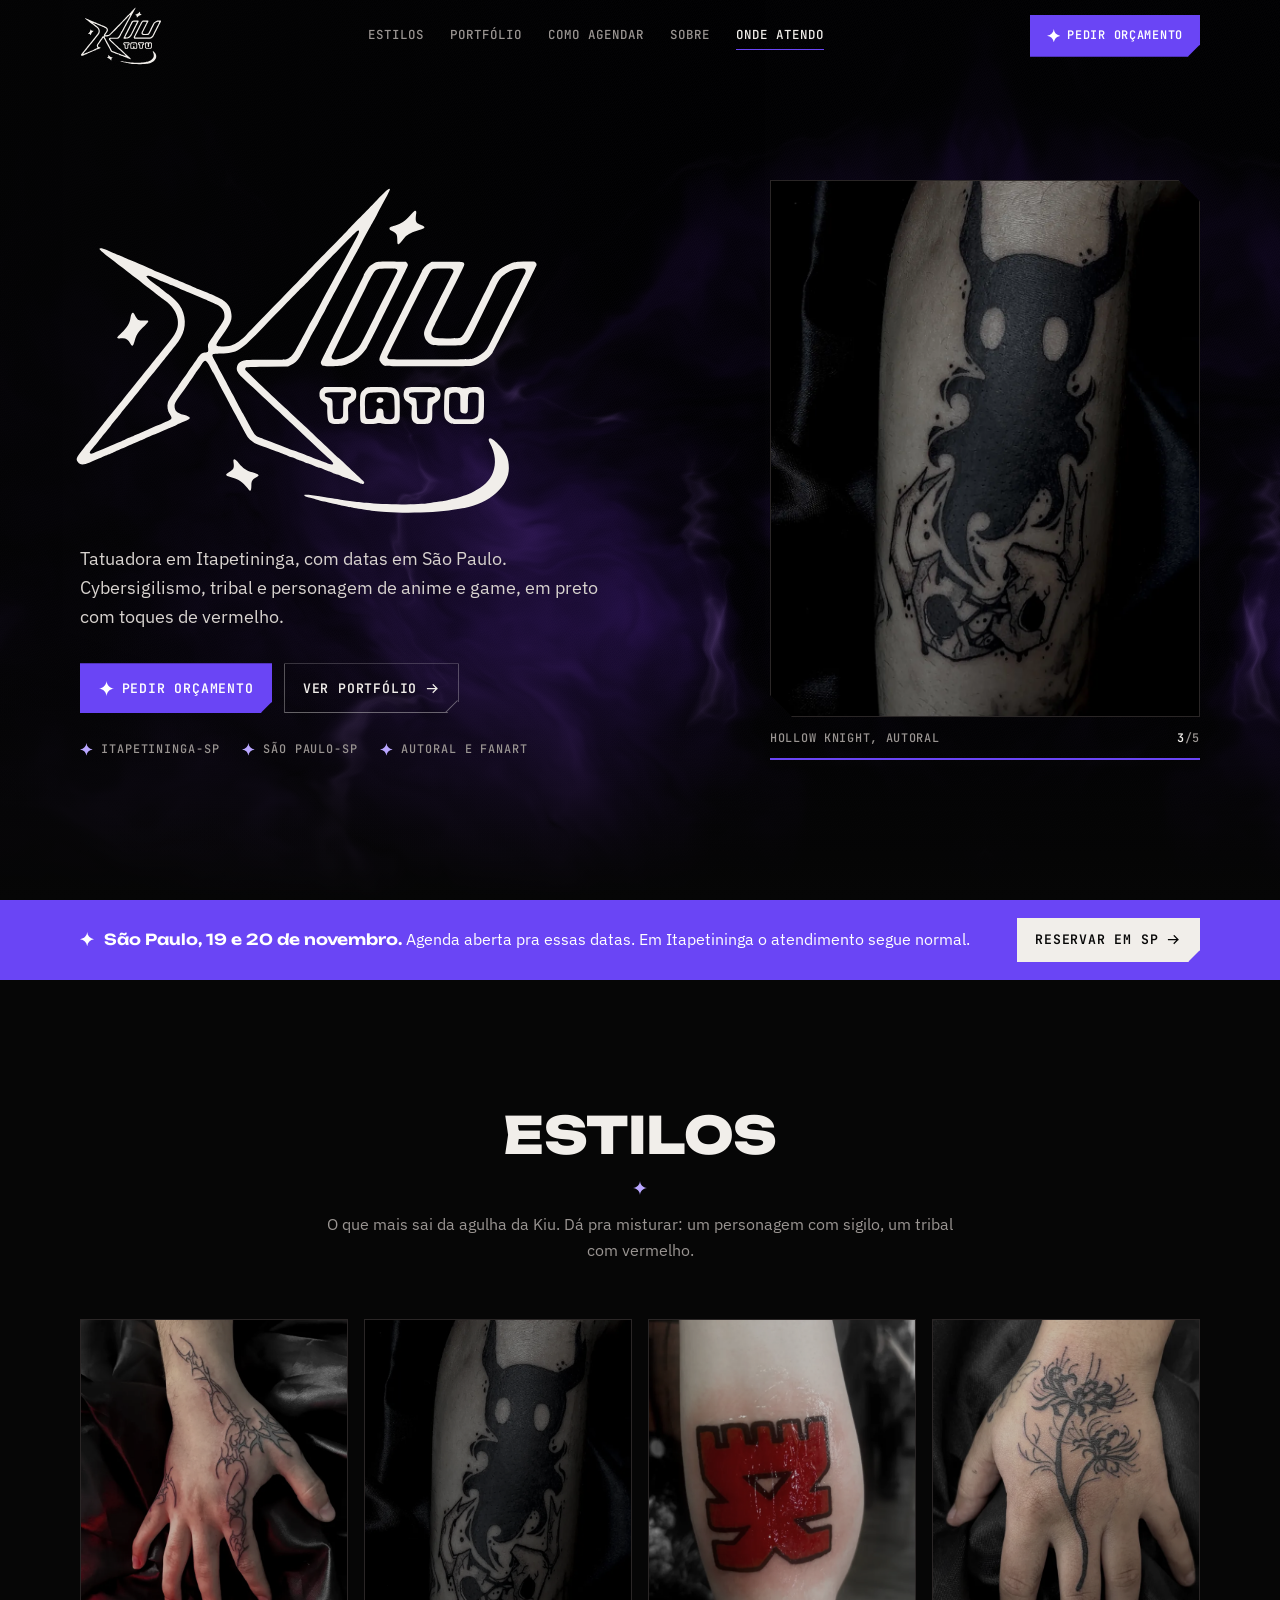
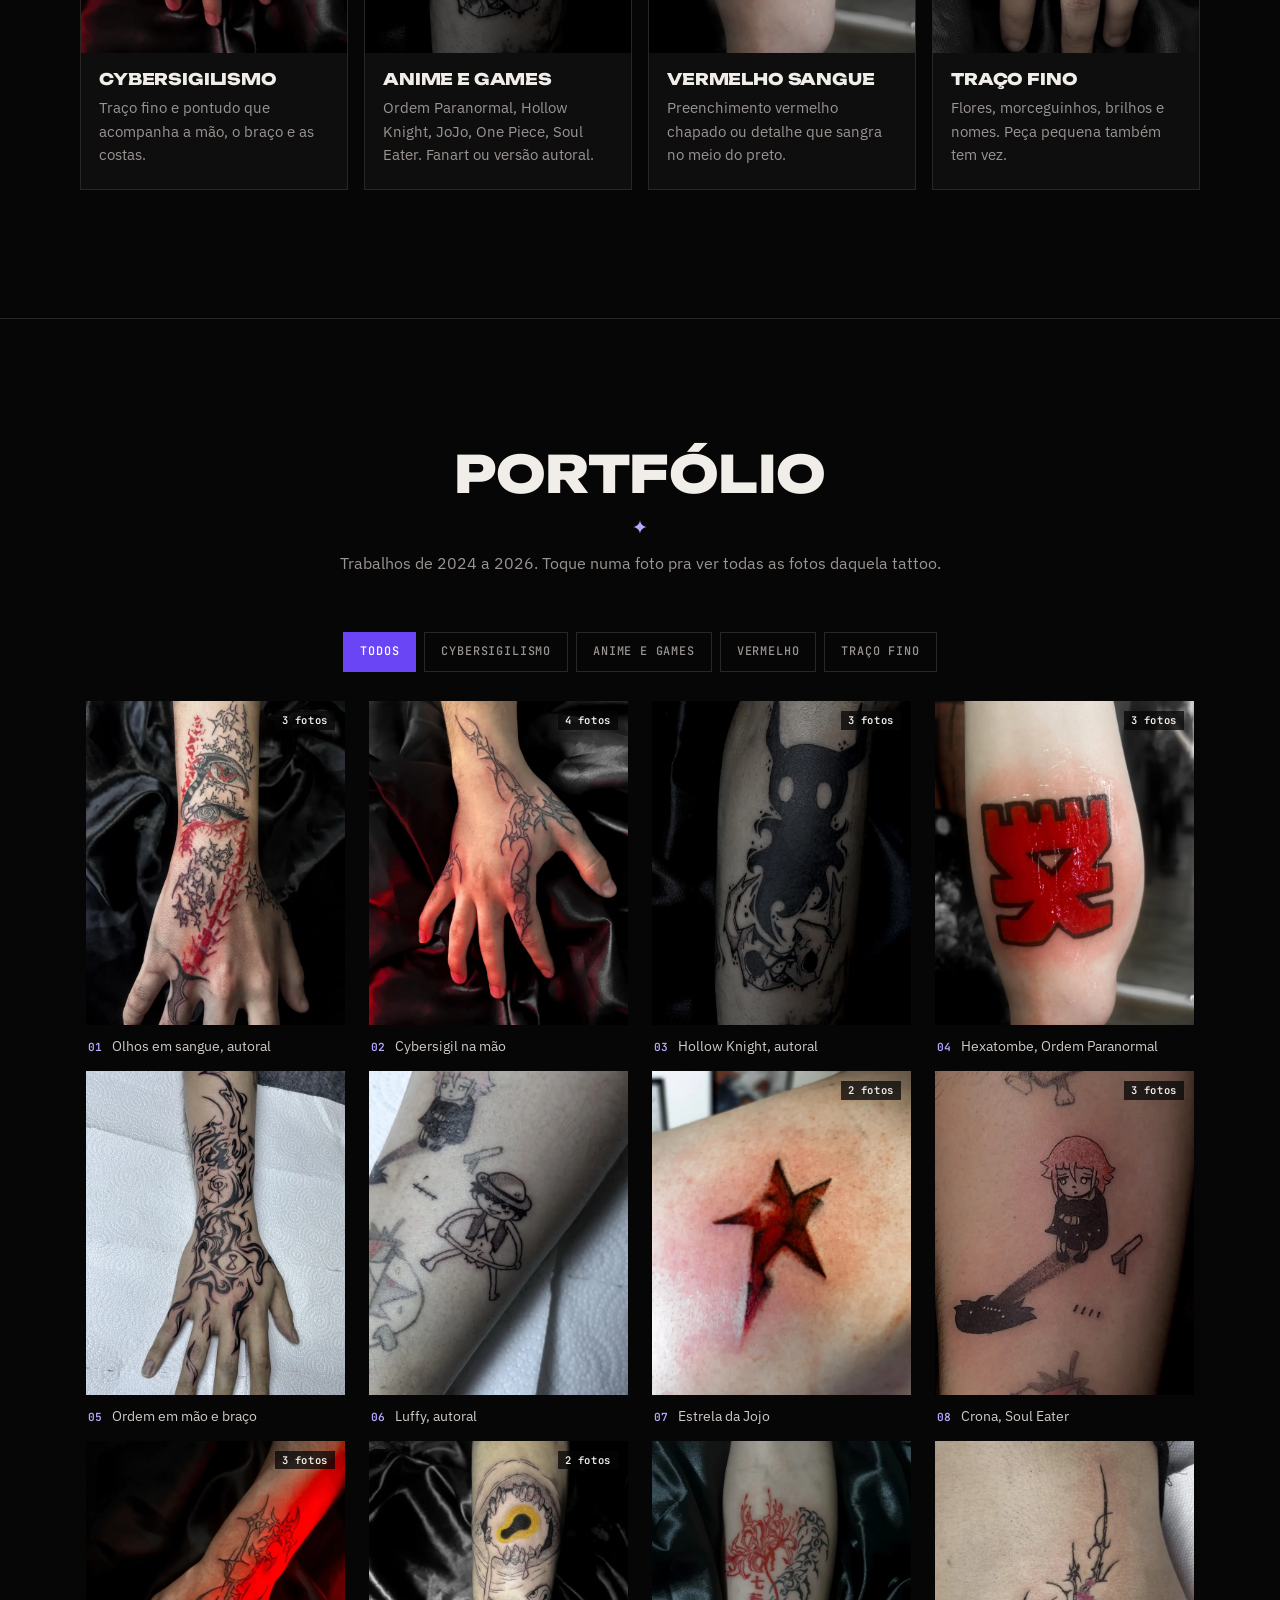
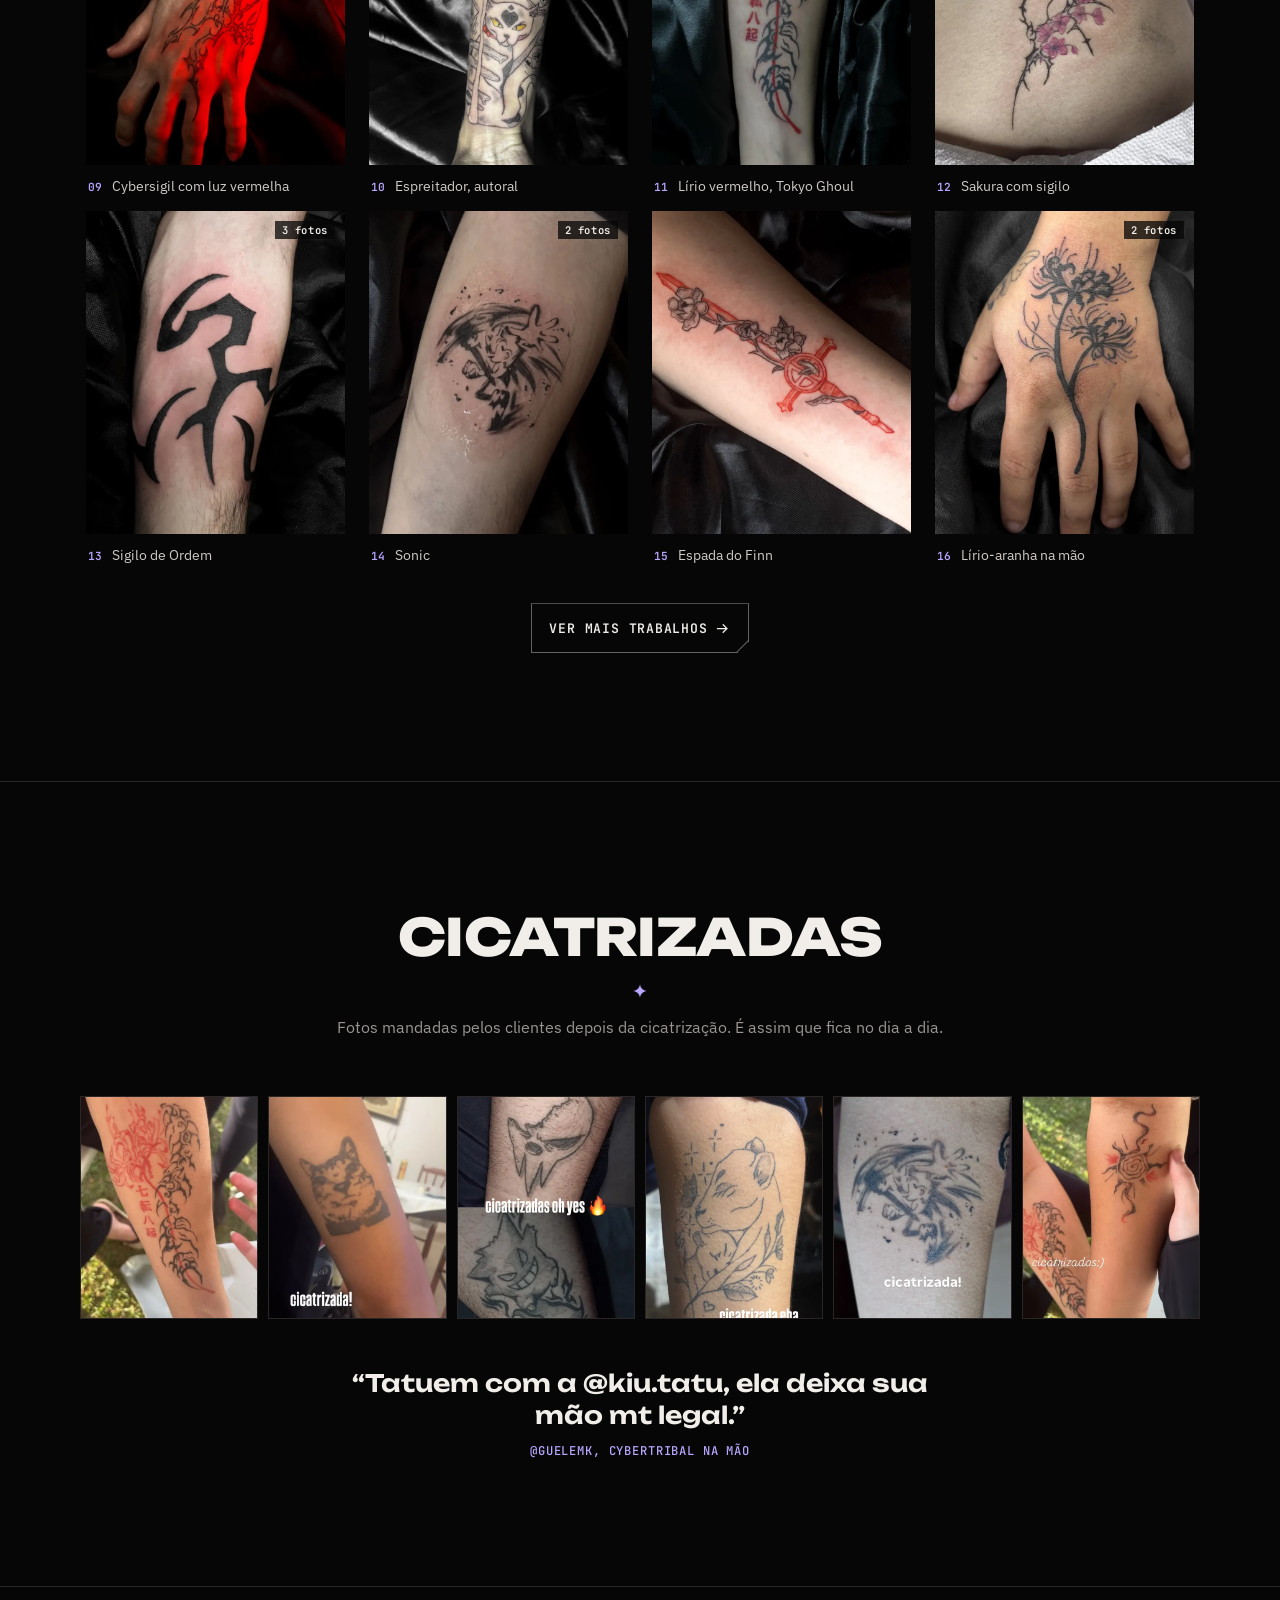
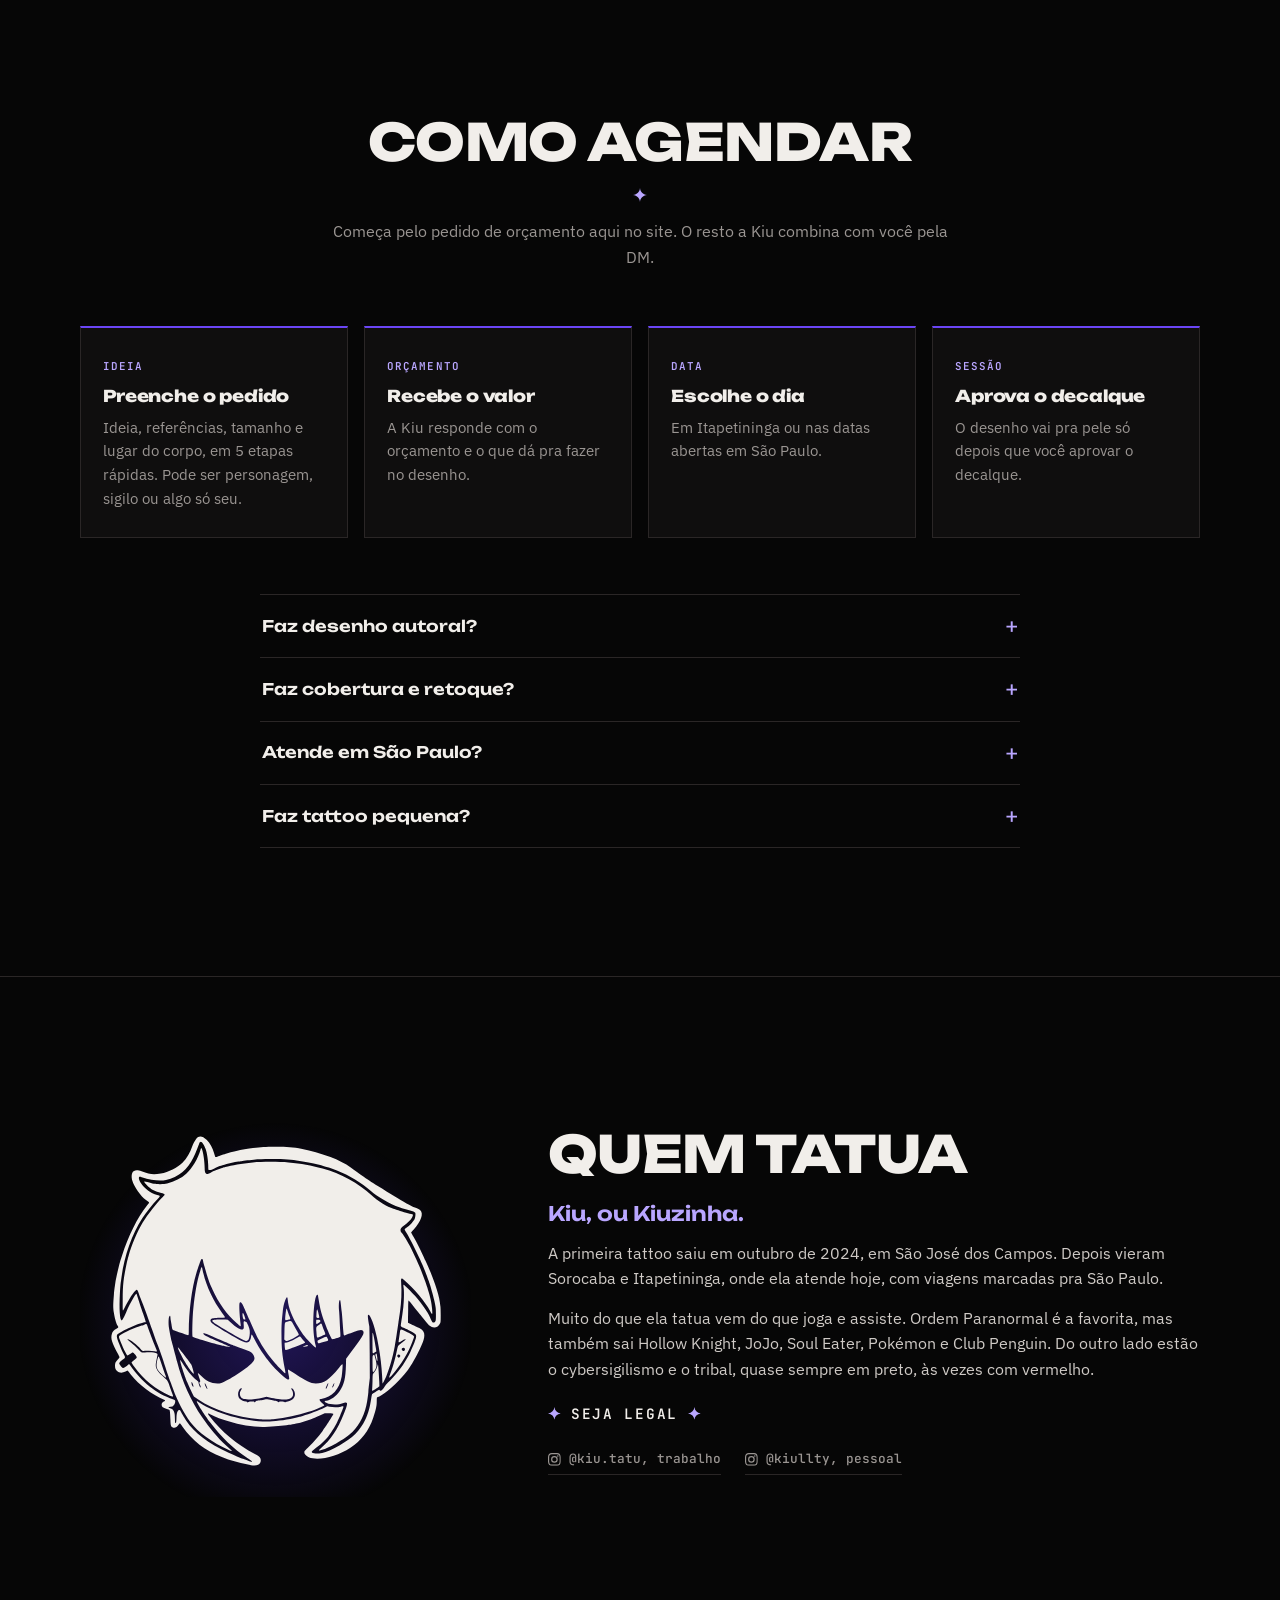
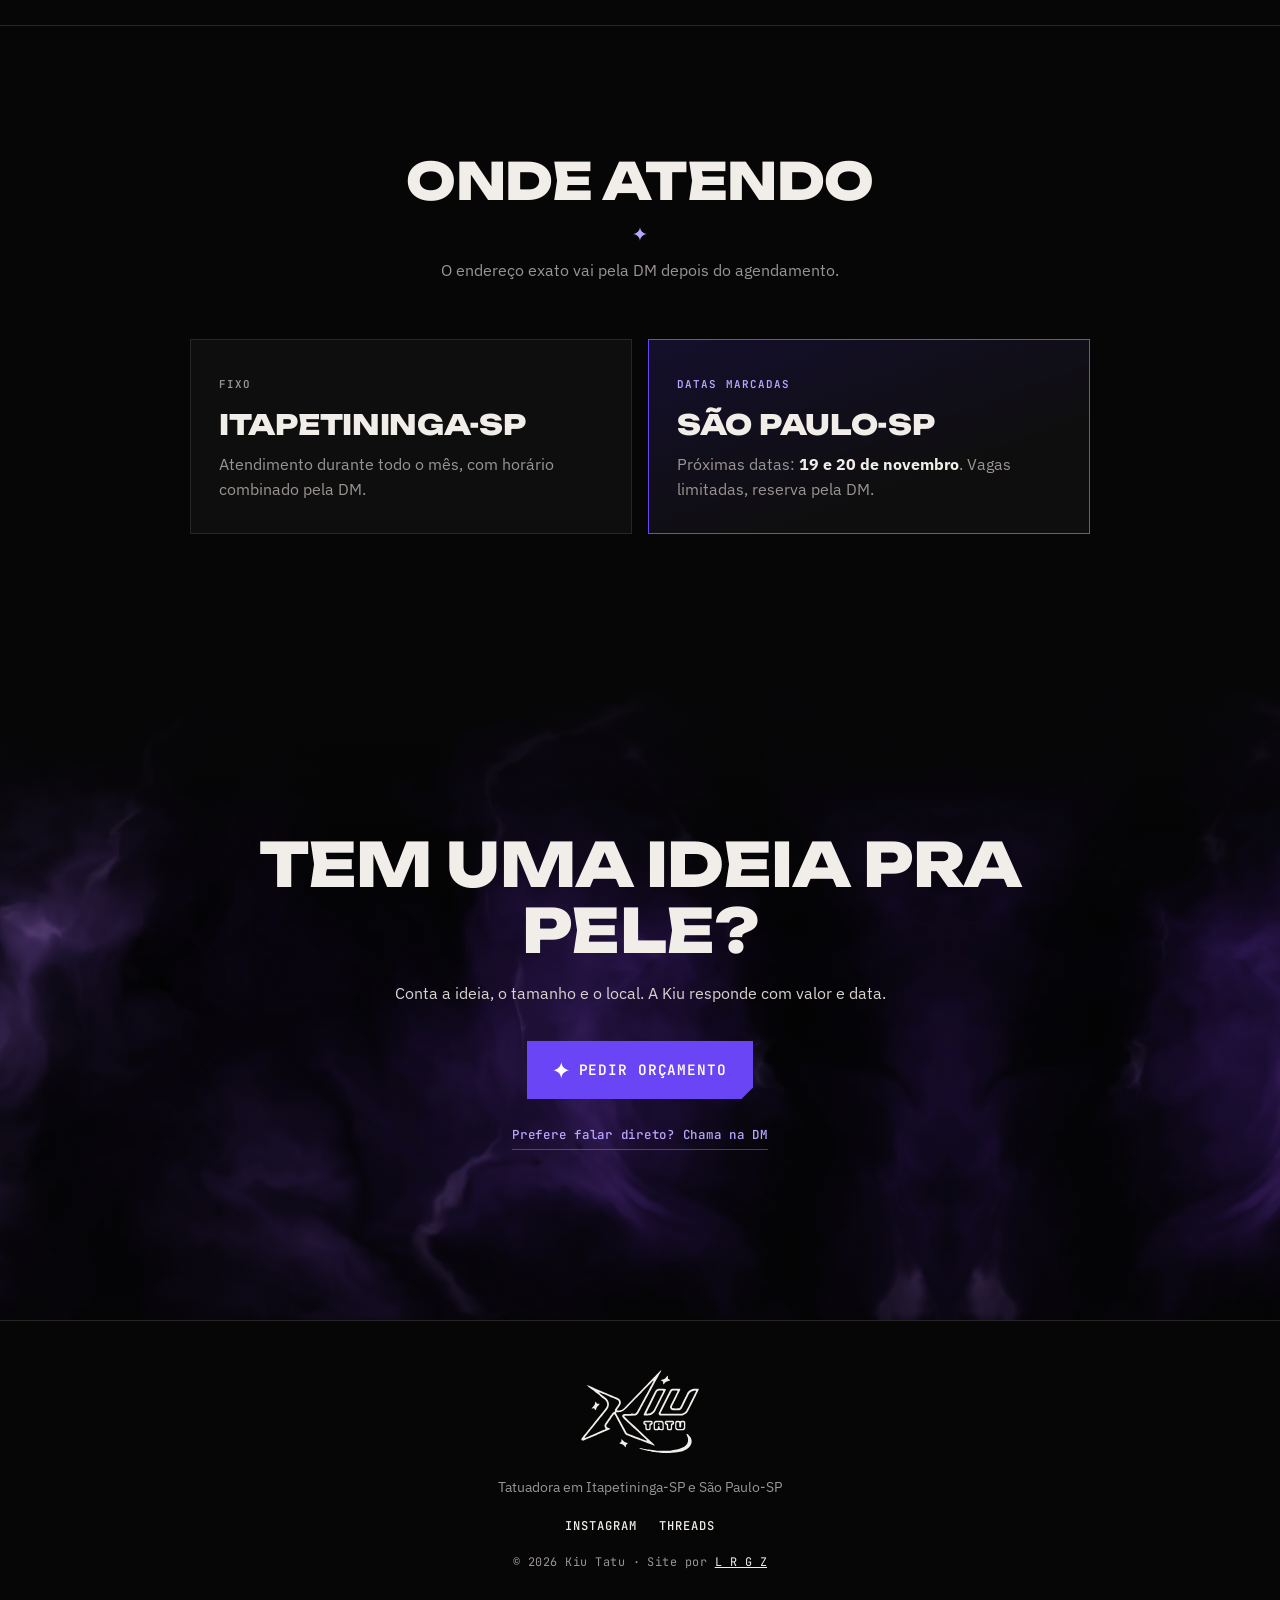
<file: index.html>
<!doctype html>
<html lang="pt-BR">
<head>
<meta charset="utf-8">
<meta name="viewport" content="width=device-width, initial-scale=1, viewport-fit=cover">
<title>Kiu Tatu · Tatuadora em Itapetininga e São Paulo</title>
<meta name="description" content="Kiu, tatuadora em Itapetininga-SP com datas em São Paulo. Cybersigilismo, tribal, anime e games em preto e vermelho. Orçamento pela DM do Instagram.">
<meta name="robots" content="noindex">
<meta name="theme-color" content="#060606">
<link rel="icon" href="favicon-32.png?v=2" sizes="32x32" type="image/png">
<link rel="icon" href="favicon-64.png?v=2" sizes="64x64" type="image/png">
<link rel="apple-touch-icon" href="apple-touch-icon.png?v=2">
<meta property="og:type" content="website">
<meta property="og:locale" content="pt_BR">
<meta property="og:title" content="Kiu Tatu · Tatuadora">
<meta property="og:description" content="Cybersigilismo, tribal, anime e games em preto e vermelho. Itapetininga-SP e São Paulo-SP.">
<meta property="og:url" content="https://azeugral.github.io/kiu-tatu/">
<meta property="og:image" content="https://azeugral.github.io/kiu-tatu/og.jpg?v=2">
<meta property="og:image:width" content="1200">
<meta property="og:image:height" content="630">
<meta property="og:image:alt" content="Logo Kiu Tatu sobre fumaça com sigilos">
<meta name="twitter:card" content="summary_large_image">
<link rel="preconnect" href="https://fonts.googleapis.com">
<link rel="preconnect" href="https://fonts.gstatic.com" crossorigin>
<link href="https://fonts.googleapis.com/css2?family=Unbounded:wght@400;600;800&family=IBM+Plex+Sans:wght@400;500;600&family=JetBrains+Mono:wght@400;600&display=swap" rel="stylesheet">
<link rel="preload" as="image" href="assets/img/hero-1.webp">
<link rel="stylesheet" href="assets/css/site.css?v=4">
</head>
<body>
<svg width="0" height="0" style="position:absolute" aria-hidden="true">
  <symbol id="brilho" viewBox="0 0 24 24"><path d="M12 0c.7 6.6 4.8 10.9 12 12-7.2 1.1-11.3 5.4-12 12-.7-6.6-4.8-10.9-12-12C7.2 10.9 11.3 6.6 12 0Z" fill="currentColor"/></symbol>
  <symbol id="ig" viewBox="0 0 24 24"><path fill="currentColor" d="M12 2.2c3.2 0 3.6 0 4.8.1 3.2.1 4.8 1.7 4.9 4.9.1 1.3.1 1.6.1 4.8s0 3.6-.1 4.8c-.1 3.2-1.7 4.8-4.9 4.9-1.3.1-1.6.1-4.8.1s-3.6 0-4.8-.1c-3.3-.1-4.8-1.7-4.9-4.9C2.2 15.6 2.2 15.2 2.2 12s0-3.6.1-4.8C2.4 3.9 4 2.4 7.2 2.3 8.4 2.2 8.8 2.2 12 2.2ZM12 0C8.7 0 8.3 0 7.1.1 2.7.3.3 2.7.1 7.1 0 8.3 0 8.7 0 12s0 3.7.1 4.9c.2 4.4 2.6 6.8 7 7 1.2.1 1.6.1 4.9.1s3.7 0 4.9-.1c4.4-.2 6.8-2.6 7-7 .1-1.2.1-1.6.1-4.9s0-3.7-.1-4.9c-.2-4.4-2.6-6.8-7-7C15.7 0 15.3 0 12 0Zm0 5.8a6.2 6.2 0 1 0 0 12.4 6.2 6.2 0 0 0 0-12.4ZM12 16a4 4 0 1 1 0-8 4 4 0 0 1 0 8Zm6.4-11.8a1.4 1.4 0 1 0 0 2.9 1.4 1.4 0 0 0 0-2.9Z"/></symbol>
  <symbol id="seta" viewBox="0 0 24 24"><path d="M4 12h15m-6-6 6 6-6 6" fill="none" stroke="currentColor" stroke-width="2" stroke-linecap="square"/></symbol>
</svg>

<header class="nav" id="topo">
  <div class="nav-in">
    <a href="#inicio" class="nav-logo" aria-label="Kiu Tatu, início"><span class="logo-mask"></span></a>
    <nav class="nav-links" aria-label="Seções">
      <a href="#estilos">Estilos</a>
      <a href="#portfolio">Portfólio</a>
      <a href="#agendar">Como agendar</a>
      <a href="#sobre">Sobre</a>
      <a href="#onde">Onde atendo</a>
    </nav>
    <a class="btn btn-acento btn-nav" href="agendar.html"><svg><use href="#brilho"/></svg><span>Pedir orçamento</span></a>
    <button class="nav-menu" aria-label="Abrir menu" aria-expanded="false" aria-controls="menu"><span></span><span></span></button>
  </div>
</header>

<div class="menu" id="menu" hidden>
  <nav aria-label="Menu">
    <a href="#estilos">Estilos</a>
    <a href="#portfolio">Portfólio</a>
    <a href="#agendar">Como agendar</a>
    <a href="#sobre">Sobre</a>
    <a href="#onde">Onde atendo</a>
  </nav>
  <a class="btn btn-acento" href="agendar.html"><svg><use href="#brilho"/></svg><span>Pedir orçamento</span></a>
  <a class="btn btn-linha" href="https://ig.me/m/kiu.tatu" target="_blank" rel="noopener"><svg><use href="#ig"/></svg><span>Chamar na DM</span></a>
</div>

<main>
<section class="hero" id="inicio">
  <div class="hero-fundo" aria-hidden="true"><canvas class="fundo-gl"></canvas><video class="fundo-vid" muted loop playsinline preload="none"></video></div>
  <div class="hero-in">
    <div class="hero-txt">
      <h1 class="hero-logo"><span class="logo-mask"></span><span class="sr">Kiu Tatu</span></h1>
      <p class="hero-lead">Tatuadora em Itapetininga, com datas em São Paulo. Cybersigilismo, tribal e personagem de anime e game, em preto com toques de vermelho.</p>
      <div class="hero-btns">
        <a class="btn btn-acento" href="agendar.html"><svg><use href="#brilho"/></svg><span>Pedir orçamento</span></a>
        <a class="btn btn-linha" href="#portfolio"><span>Ver portfólio</span><svg><use href="#seta"/></svg></a>
      </div>
      <ul class="selos">
        <li><svg><use href="#brilho"/></svg>Itapetininga-SP</li>
        <li><svg><use href="#brilho"/></svg>São Paulo-SP</li>
        <li><svg><use href="#brilho"/></svg>Autoral e fanart</li>
      </ul>
    </div>
    <figure class="hero-foto">
      <div class="hero-quadro">
        <img src="assets/img/hero-1.webp" alt="Tatuagem autoral de olhos com sigilos em vermelho no braço" width="900" height="1125" class="on">
        <img src="assets/img/hero-2.webp" alt="Cybersigil fino na mão" width="900" height="1125" loading="lazy">
        <img src="assets/img/hero-3.webp" alt="Tatuagem de Hollow Knight em preto chapado" width="900" height="1125" loading="lazy">
        <img src="assets/img/hero-4.webp" alt="Símbolo da Hexatombe de Ordem Paranormal em vermelho" width="900" height="1125" loading="lazy">
        <img src="assets/img/hero-5.webp" alt="Cybersigil na mão com luz vermelha" width="900" height="1125" loading="lazy">
      </div>
      <figcaption><span class="hero-tit">Olhos em sangue, autoral</span><span class="hero-cont"><b>1</b>/5</span></figcaption>
      <div class="hero-barra" aria-hidden="true"><i></i></div>
    </figure>
  </div>
</section>

<aside class="faixa-sp">
  <div class="faixa-in">
    <p><svg><use href="#brilho"/></svg><strong>São Paulo, 19 e 20 de novembro.</strong> Agenda aberta pra essas datas. Em Itapetininga o atendimento segue normal.</p>
    <a class="btn btn-osso" href="agendar.html?onde=sp"><span>Reservar em SP</span><svg><use href="#seta"/></svg></a>
  </div>
</aside>

<section class="sec" id="estilos">
  <div class="sec-in">
    <header class="sec-cab">
      <h2>Estilos</h2>
      <p>O que mais sai da agulha da Kiu. Dá pra misturar: um personagem com sigilo, um tribal com vermelho.</p>
    </header>
    <div class="estilos">
      <a class="estilo" href="#portfolio" data-ir="cyber">
        <img src="assets/img/obras/02.webp" alt="Cybersigil na mão" loading="lazy" width="720" height="900">
        <div><h3>Cybersigilismo</h3><p>Traço fino e pontudo que acompanha a mão, o braço e as costas.</p></div>
      </a>
      <a class="estilo" href="#portfolio" data-ir="geek">
        <img src="assets/img/obras/03.webp" alt="Hollow Knight" loading="lazy" width="720" height="900">
        <div><h3>Anime e games</h3><p>Ordem Paranormal, Hollow Knight, JoJo, One Piece, Soul Eater. Fanart ou versão autoral.</p></div>
      </a>
      <a class="estilo" href="#portfolio" data-ir="vermelho">
        <img src="assets/img/obras/04.webp" alt="Hexatombe em vermelho" loading="lazy" width="720" height="900">
        <div><h3>Vermelho sangue</h3><p>Preenchimento vermelho chapado ou detalhe que sangra no meio do preto.</p></div>
      </a>
      <a class="estilo" href="#portfolio" data-ir="fino">
        <img src="assets/img/obras/16.webp" alt="Lírio-aranha na mão" loading="lazy" width="720" height="900">
        <div><h3>Traço fino</h3><p>Flores, morceguinhos, brilhos e nomes. Peça pequena também tem vez.</p></div>
      </a>
    </div>
  </div>
</section>

<section class="sec sec-port" id="portfolio">
  <div class="sec-in">
    <header class="sec-cab">
      <h2>Portfólio</h2>
      <p>Trabalhos de 2024 a 2026. Toque numa foto pra ver todas as fotos daquela tattoo.</p>
    </header>
    <div class="filtros" role="tablist" aria-label="Filtrar por estilo">
      <button role="tab" aria-selected="true" data-f="todos">Todos</button>
      <button role="tab" aria-selected="false" data-f="cyber">Cybersigilismo</button>
      <button role="tab" aria-selected="false" data-f="geek">Anime e games</button>
      <button role="tab" aria-selected="false" data-f="vermelho">Vermelho</button>
      <button role="tab" aria-selected="false" data-f="fino">Traço fino</button>
    </div>
    <ul class="grade" id="grade"></ul>
    <div class="grade-mais"><button class="btn btn-linha" id="mais"><span>Ver mais trabalhos</span><svg><use href="#seta"/></svg></button></div>
  </div>
</section>

<section class="sec" id="cicatrizadas">
  <div class="sec-in">
    <header class="sec-cab">
      <h2>Cicatrizadas</h2>
      <p>Fotos mandadas pelos clientes depois da cicatrização. É assim que fica no dia a dia.</p>
    </header>
    <ul class="cic">
      <li><img src="assets/img/cic/1.webp" alt="Lírio vermelho cicatrizado" loading="lazy" width="600" height="750"></li>
      <li><img src="assets/img/cic/2.webp" alt="Gato cicatrizado" loading="lazy" width="600" height="750"></li>
      <li><img src="assets/img/cic/3.webp" alt="Gengar e máscara cicatrizados" loading="lazy" width="600" height="750"></li>
      <li><img src="assets/img/cic/4.webp" alt="Personagem com flores cicatrizado" loading="lazy" width="600" height="750"></li>
      <li><img src="assets/img/cic/5.webp" alt="Sonic cicatrizado" loading="lazy" width="600" height="750"></li>
      <li><img src="assets/img/cic/6.webp" alt="Sol com vermelho cicatrizado" loading="lazy" width="600" height="750"></li>
    </ul>
    <blockquote class="citacao">
      <p>“Tatuem com a @kiu.tatu, ela deixa sua mão mt legal.”</p>
      <cite>@guelemk, cybertribal na mão</cite>
    </blockquote>
  </div>
</section>

<section class="sec" id="agendar">
  <div class="sec-in">
    <header class="sec-cab">
      <h2>Como agendar</h2>
      <p>Começa pelo pedido de orçamento aqui no site. O resto a Kiu combina com você pela DM.</p>
    </header>
    <ol class="passos">
      <li><span class="passo-tag">Ideia</span><h3>Preenche o pedido</h3><p>Ideia, referências, tamanho e lugar do corpo, em 5 etapas rápidas. Pode ser personagem, sigilo ou algo só seu.</p></li>
      <li><span class="passo-tag">Orçamento</span><h3>Recebe o valor</h3><p>A Kiu responde com o orçamento e o que dá pra fazer no desenho.</p></li>
      <li><span class="passo-tag">Data</span><h3>Escolhe o dia</h3><p>Em Itapetininga ou nas datas abertas em São Paulo.</p></li>
      <li><span class="passo-tag">Sessão</span><h3>Aprova o decalque</h3><p>O desenho vai pra pele só depois que você aprovar o decalque.</p></li>
    </ol>
    <div class="faq">
      <details><summary>Faz desenho autoral?</summary><p>Sim. Boa parte do portfólio é versão autoral de personagens, como o Luffy e o Espreitador, e sigilos desenhados pra cada pessoa.</p></details>
      <details><summary>Faz cobertura e retoque?</summary><p>Faz. Já teve cobertura colorida e retoque de tattoo antiga. Manda foto da tattoo atual na DM.</p></details>
      <details><summary>Atende em São Paulo?</summary><p>Em datas marcadas, divulgadas nos stories. A próxima é 19 e 20 de novembro.</p></details>
      <details><summary>Faz tattoo pequena?</summary><p>Faz. Brilhinhos, estrelas, morceguinhos e nomes também estão no portfólio.</p></details>
    </div>
  </div>
</section>

<section class="sec sec-sobre" id="sobre">
  <div class="sec-in sobre">
    <div class="sobre-kiu" aria-hidden="true"><span class="kiu-mask"></span></div>
    <div class="sobre-txt">
      <h2>Quem tatua</h2>
      <p class="sobre-nome">Kiu, ou Kiuzinha.</p>
      <p>A primeira tattoo saiu em outubro de 2024, em São José dos Campos. Depois vieram Sorocaba e Itapetininga, onde ela atende hoje, com viagens marcadas pra São Paulo.</p>
      <p>Muito do que ela tatua vem do que joga e assiste. Ordem Paranormal é a favorita, mas também sai Hollow Knight, JoJo, Soul Eater, Pokémon e Club Penguin. Do outro lado estão o cybersigilismo e o tribal, quase sempre em preto, às vezes com vermelho.</p>
      <p class="sobre-ass"><svg><use href="#brilho"/></svg>seja legal<svg><use href="#brilho"/></svg></p>
      <div class="sobre-links">
        <a href="https://www.instagram.com/kiu.tatu/" target="_blank" rel="noopener"><svg><use href="#ig"/></svg>@kiu.tatu, trabalho</a>
        <a href="https://www.instagram.com/kiullty/" target="_blank" rel="noopener"><svg><use href="#ig"/></svg>@kiullty, pessoal</a>
      </div>
    </div>
  </div>
</section>

<section class="sec" id="onde">
  <div class="sec-in">
    <header class="sec-cab">
      <h2>Onde atendo</h2>
      <p>O endereço exato vai pela DM depois do agendamento.</p>
    </header>
    <div class="locais">
      <article class="local">
        <span class="local-tag">Fixo</span>
        <h3>Itapetininga-SP</h3>
        <p>Atendimento durante todo o mês, com horário combinado pela DM.</p>
      </article>
      <article class="local local-sp">
        <span class="local-tag">Datas marcadas</span>
        <h3>São Paulo-SP</h3>
        <p>Próximas datas: <strong>19 e 20 de novembro</strong>. Vagas limitadas, reserva pela DM.</p>
      </article>
    </div>
  </div>
</section>

<section class="fim">
  <div class="fim-fundo" aria-hidden="true"><video class="fundo-vid" muted loop playsinline preload="none" data-src="assets/video/sigilo-deitado.mp4?v=3"></video></div>
  <div class="fim-in">
    <h2>Tem uma ideia pra pele?</h2>
    <p>Conta a ideia, o tamanho e o local. A Kiu responde com valor e data.</p>
    <a class="btn btn-acento btn-g" href="agendar.html"><svg><use href="#brilho"/></svg><span>Pedir orçamento</span></a>
    <a class="fim-dm" href="https://ig.me/m/kiu.tatu" target="_blank" rel="noopener">Prefere falar direto? Chama na DM</a>
  </div>
</section>
</main>

<footer class="rodape">
  <div class="rodape-in">
    <span class="logo-mask rodape-logo" aria-hidden="true"></span>
    <p>Tatuadora em Itapetininga-SP e São Paulo-SP</p>
    <div class="rodape-links">
      <a href="https://www.instagram.com/kiu.tatu/" target="_blank" rel="noopener">Instagram</a>
      <a href="https://www.threads.com/@kiu.tatu" target="_blank" rel="noopener">Threads</a>
    </div>
    <p class="assina">© 2026 Kiu Tatu · Site por <a href="https://lrgz.com.br" target="_blank" rel="noopener">L R G Z</a></p>
  </div>
</footer>

<a class="barra-dm" href="agendar.html"><svg><use href="#brilho"/></svg>Pedir orçamento</a>

<div class="galeria" id="galeria" hidden role="dialog" aria-modal="true" aria-label="Fotos da tattoo">
  <button class="gal-fechar" aria-label="Fechar">×</button>
  <button class="gal-seta gal-ant" aria-label="Foto anterior"><svg><use href="#seta"/></svg></button>
  <figure class="gal-fig"><img alt=""><figcaption><span class="gal-tit"></span><span class="gal-cont"></span><a class="gal-ig" target="_blank" rel="noopener">Ver no Instagram</a></figcaption></figure>
  <button class="gal-seta gal-prox" aria-label="Próxima foto"><svg><use href="#seta"/></svg></button>
</div>

<script src="assets/js/sigilo.js?v=4" defer></script>
<script src="assets/js/site.js?v=4" defer></script>
</body>
</html>
</file>
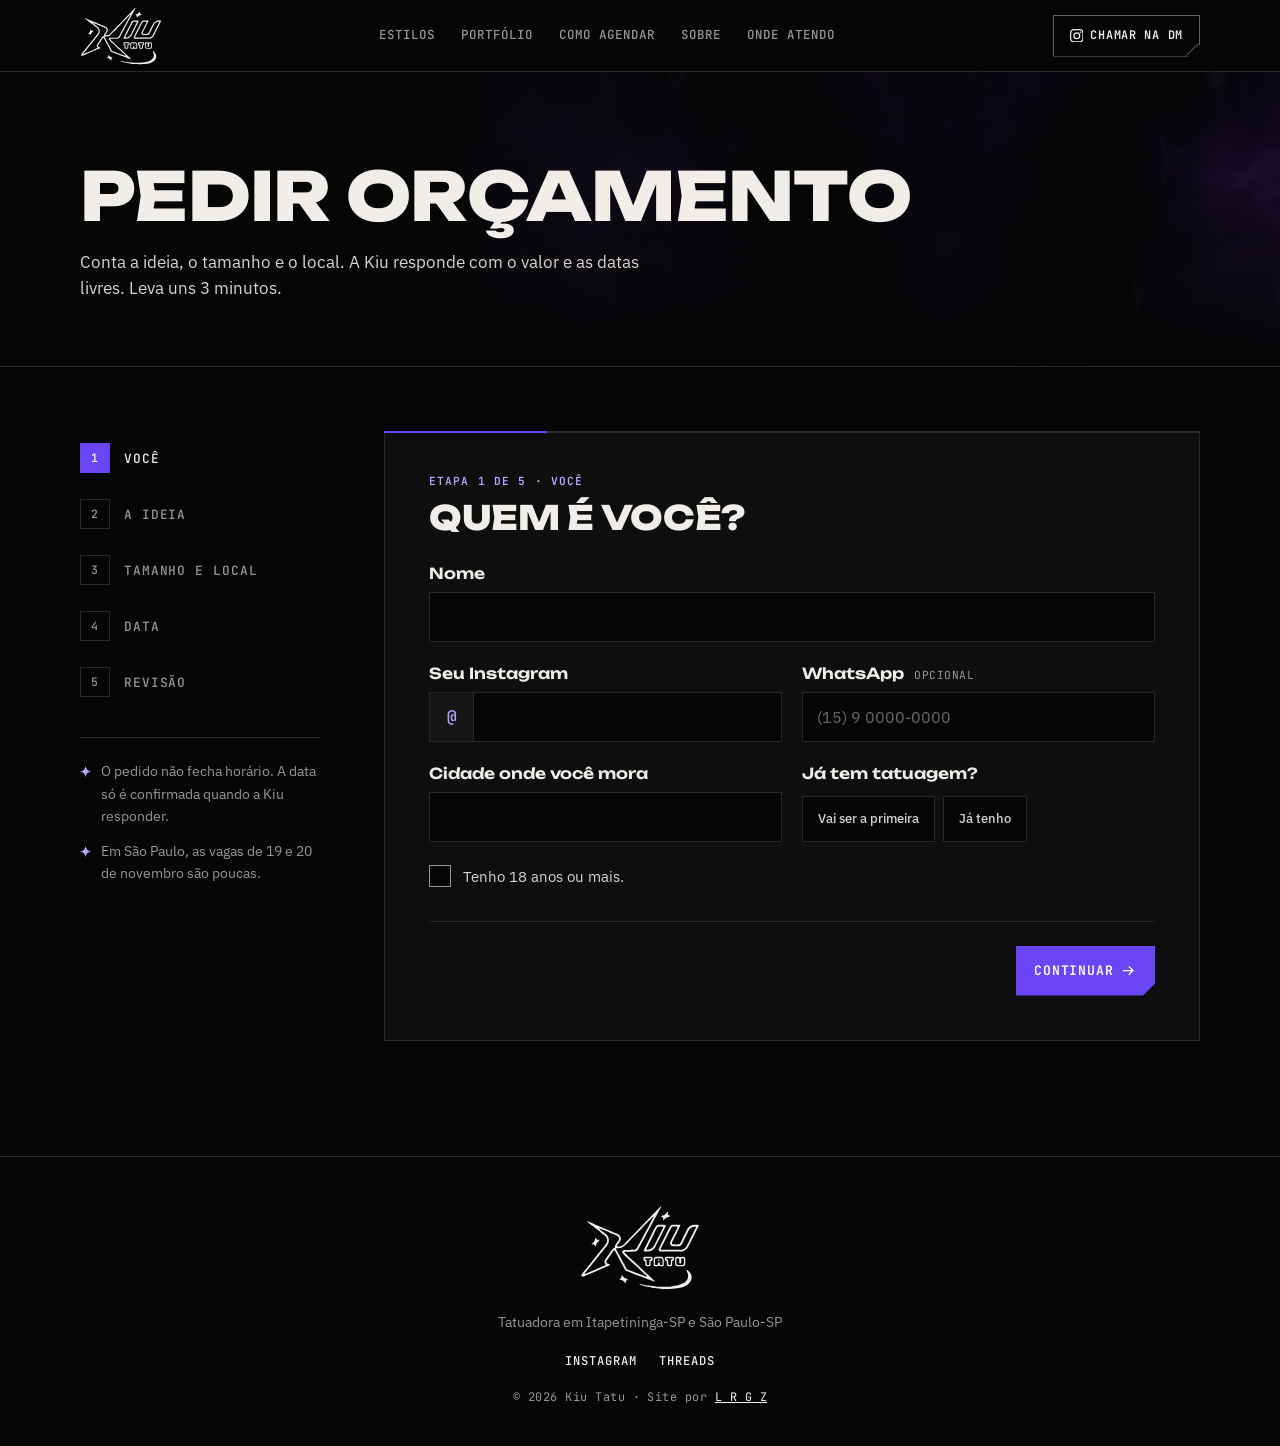
<file: agendar.html>
<!doctype html>
<html lang="pt-BR">
<head>
<meta charset="utf-8">
<meta name="viewport" content="width=device-width, initial-scale=1, viewport-fit=cover">
<title>Pedir orçamento · Kiu Tatu</title>
<meta name="description" content="Pedido de orçamento e agendamento com a Kiu, tatuadora em Itapetininga-SP e São Paulo-SP.">
<meta name="robots" content="noindex">
<meta name="theme-color" content="#060606">
<link rel="icon" href="favicon-32.png?v=2" sizes="32x32" type="image/png">
<link rel="icon" href="favicon-64.png?v=2" sizes="64x64" type="image/png">
<link rel="apple-touch-icon" href="apple-touch-icon.png?v=2">
<meta property="og:type" content="website">
<meta property="og:locale" content="pt_BR">
<meta property="og:title" content="Pedir orçamento · Kiu Tatu">
<meta property="og:description" content="Conta a ideia, o tamanho e o local. A Kiu responde com valor e data.">
<meta property="og:url" content="https://azeugral.github.io/kiu-tatu/agendar.html">
<meta property="og:image" content="https://azeugral.github.io/kiu-tatu/og.jpg?v=2">
<meta property="og:image:width" content="1200">
<meta property="og:image:height" content="630">
<meta name="twitter:card" content="summary_large_image">
<link rel="preconnect" href="https://fonts.googleapis.com">
<link rel="preconnect" href="https://fonts.gstatic.com" crossorigin>
<link href="https://fonts.googleapis.com/css2?family=Unbounded:wght@400;600;800&family=IBM+Plex+Sans:wght@400;500;600&family=JetBrains+Mono:wght@400;600&display=swap" rel="stylesheet">
<link rel="stylesheet" href="assets/css/site.css?v=6">
</head>
<body class="pg-agendar">
<svg width="0" height="0" style="position:absolute" aria-hidden="true">
  <symbol id="brilho" viewBox="0 0 24 24"><path d="M12 0c.7 6.6 4.8 10.9 12 12-7.2 1.1-11.3 5.4-12 12-.7-6.6-4.8-10.9-12-12C7.2 10.9 11.3 6.6 12 0Z" fill="currentColor"/></symbol>
  <symbol id="ig" viewBox="0 0 24 24"><path fill="currentColor" d="M12 2.2c3.2 0 3.6 0 4.8.1 3.2.1 4.8 1.7 4.9 4.9.1 1.3.1 1.6.1 4.8s0 3.6-.1 4.8c-.1 3.2-1.7 4.8-4.9 4.9-1.3.1-1.6.1-4.8.1s-3.6 0-4.8-.1c-3.3-.1-4.8-1.7-4.9-4.9C2.2 15.6 2.2 15.2 2.2 12s0-3.6.1-4.8C2.4 3.9 4 2.4 7.2 2.3 8.4 2.2 8.8 2.2 12 2.2ZM12 0C8.7 0 8.3 0 7.1.1 2.7.3.3 2.7.1 7.1 0 8.3 0 8.7 0 12s0 3.7.1 4.9c.2 4.4 2.6 6.8 7 7 1.2.1 1.6.1 4.9.1s3.7 0 4.9-.1c4.4-.2 6.8-2.6 7-7 .1-1.2.1-1.6.1-4.9s0-3.7-.1-4.9c-.2-4.4-2.6-6.8-7-7C15.7 0 15.3 0 12 0Zm0 5.8a6.2 6.2 0 1 0 0 12.4 6.2 6.2 0 0 0 0-12.4ZM12 16a4 4 0 1 1 0-8 4 4 0 0 1 0 8Zm6.4-11.8a1.4 1.4 0 1 0 0 2.9 1.4 1.4 0 0 0 0-2.9Z"/></symbol>
  <symbol id="seta" viewBox="0 0 24 24"><path d="M4 12h15m-6-6 6 6-6 6" fill="none" stroke="currentColor" stroke-width="2" stroke-linecap="square"/></symbol>
  <symbol id="copiar" viewBox="0 0 24 24"><path d="M8 8h12v12H8Z M4 16V4h12" fill="none" stroke="currentColor" stroke-width="1.8"/></symbol>
</svg>

<header class="nav solida" id="topo" data-topo>
  <div class="nav-in">
    <a href="index.html" class="nav-logo" aria-label="Kiu Tatu, início"><span class="logo-mask"></span></a>
    <nav class="nav-links" aria-label="Seções">
      <a href="index.html#estilos">Estilos</a>
      <a href="index.html#portfolio">Portfólio</a>
      <a href="index.html#agendar">Como agendar</a>
      <a href="index.html#sobre">Sobre</a>
      <a href="index.html#onde">Onde atendo</a>
    </nav>
    <a class="btn btn-linha btn-nav" href="https://ig.me/m/kiu.tatu" target="_blank" rel="noopener"><svg><use href="#ig"/></svg><span>Chamar na DM</span></a>
    <button class="nav-menu" aria-label="Abrir menu" aria-expanded="false" aria-controls="menu"><span></span><span></span></button>
  </div>
</header>

<div class="menu" id="menu" hidden>
  <nav aria-label="Menu">
    <a href="index.html#estilos">Estilos</a>
    <a href="index.html#portfolio">Portfólio</a>
    <a href="index.html#agendar">Como agendar</a>
    <a href="index.html#sobre">Sobre</a>
    <a href="index.html#onde">Onde atendo</a>
  </nav>
  <a class="btn btn-acento" href="https://ig.me/m/kiu.tatu" target="_blank" rel="noopener"><svg><use href="#ig"/></svg><span>Chamar na DM</span></a>
</div>

<main class="ag">
  <section class="ag-topo">
    <div class="ag-topo-fundo" aria-hidden="true"></div>
    <div class="ag-topo-in">
      <h1>Pedir orçamento</h1>
      <p>Conta a ideia, o tamanho e o local. A Kiu responde com o valor e as datas livres. Leva uns 3 minutos.</p>
    </div>
  </section>

  <div class="ag-in">
    <aside class="ag-lado">
      <ol class="ag-passos" data-passos>
        <li><button type="button" data-ir="0"><span>Você</span></button></li>
        <li><button type="button" data-ir="1"><span>A ideia</span></button></li>
        <li><button type="button" data-ir="2"><span>Tamanho e local</span></button></li>
        <li><button type="button" data-ir="3"><span>Data</span></button></li>
        <li><button type="button" data-ir="4"><span>Revisão</span></button></li>
      </ol>
      <div class="ag-nota">
        <p><svg><use href="#brilho"/></svg>O pedido não fecha horário. A data só é confirmada quando a Kiu responder.</p>
        <p><svg><use href="#brilho"/></svg>Em São Paulo, as vagas de 19 e 20 de novembro são poucas.</p>
      </div>
      <p class="ag-rascunho" data-rascunho aria-live="polite"></p>
    </aside>

    <form class="ag-form" id="pedido" data-pedido method="POST" novalidate>
      <div class="ag-progresso" aria-hidden="true"><i data-progresso></i></div>
      <p class="ag-etapa-n" data-etapa-n aria-live="polite"></p>

      <!-- 1 · Você -->
      <fieldset class="ag-etapa" data-etapa>
        <legend class="sr">Você</legend>
        <h2>Quem é você?</h2>
        <div class="grade-campos">
          <div class="campo campo-largo">
            <label for="nome">Nome</label>
            <input id="nome" name="Nome" autocomplete="name" required>
            <span class="erro-msg">Escreve seu nome.</span>
          </div>
          <div class="campo">
            <label for="insta">Seu Instagram</label>
            <div class="com-prefixo"><span>@</span><input id="insta" name="Instagram" autocomplete="username" autocapitalize="none" spellcheck="false" required></div>
            <span class="erro-msg">A Kiu responde pela DM, então precisa do @.</span>
          </div>
          <div class="campo">
            <label for="whats">WhatsApp <em>opcional</em></label>
            <input id="whats" name="WhatsApp" type="tel" inputmode="tel" autocomplete="tel" placeholder="(15) 9 0000-0000">
            <span class="erro-msg">Confere o número com DDD.</span>
          </div>
          <div class="campo">
            <label for="cidade">Cidade onde você mora</label>
            <input id="cidade" name="Cidade" autocomplete="address-level2" required>
            <span class="erro-msg">Escreve sua cidade.</span>
          </div>
          <div class="campo">
            <span class="rotulo">Já tem tatuagem?</span>
            <div class="chips" data-grupo-radio>
              <label class="chip"><input type="radio" name="Primeira tattoo" value="Vai ser a primeira" required><span>Vai ser a primeira</span></label>
              <label class="chip"><input type="radio" name="Primeira tattoo" value="Já tenho"><span>Já tenho</span></label>
            </div>
            <span class="erro-msg">Marca uma opção.</span>
          </div>
        </div>
        <label class="confirma">
          <input type="checkbox" name="Maior de 18" value="Sim" required>
          <span>Tenho 18 anos ou mais.</span>
          <span class="erro-msg">A Kiu só tatua maiores de 18.</span>
        </label>
      </fieldset>

      <!-- 2 · A ideia -->
      <fieldset class="ag-etapa" data-etapa hidden>
        <legend class="sr">A ideia</legend>
        <h2>Qual é a ideia?</h2>
        <div class="campo">
          <span class="rotulo">Que tipo de tattoo?</span>
          <div class="cartoes" data-tipo>
            <label class="cartao"><input type="radio" name="Tipo" value="Autoral" required><span><b>Autoral</b><small>A Kiu cria um desenho só seu.</small></span></label>
            <label class="cartao"><input type="radio" name="Tipo" value="Fanart"><span><b>Fanart</b><small>Personagem de anime, game ou série.</small></span></label>
            <label class="cartao"><input type="radio" name="Tipo" value="Sigilo ou tribal"><span><b>Sigilo ou tribal</b><small>Cybersigilismo e tribal no corpo.</small></span></label>
            <label class="cartao"><input type="radio" name="Tipo" value="Cobertura"><span><b>Cobertura</b><small>Cobrir uma tattoo antiga.</small></span></label>
            <label class="cartao"><input type="radio" name="Tipo" value="Retoque"><span><b>Retoque</b><small>Reforçar uma tattoo que já existe.</small></span></label>
          </div>
          <span class="erro-msg">Escolhe um tipo.</span>
        </div>
        <div class="campo">
          <span class="rotulo">Cor</span>
          <div class="chips">
            <label class="chip"><input type="radio" name="Cor" value="Só preto" required><span>Só preto</span></label>
            <label class="chip"><input type="radio" name="Cor" value="Preto e vermelho"><span>Preto e vermelho</span></label>
            <label class="chip"><input type="radio" name="Cor" value="Colorida"><span>Colorida</span></label>
            <label class="chip"><input type="radio" name="Cor" value="A Kiu decide"><span>A Kiu decide</span></label>
          </div>
          <span class="erro-msg">Escolhe uma opção.</span>
        </div>
        <div class="campo">
          <label for="ideia">Conta a ideia</label>
          <p class="ajuda" data-ajuda>O que você quer, se tem significado, o que não pode faltar.</p>
          <textarea id="ideia" name="Ideia" rows="5" required></textarea>
          <span class="erro-msg">Conta a ideia.</span>
        </div>
        <div class="campo">
          <label for="link">Link de referência <em>opcional</em></label>
          <p class="ajuda">Pinterest ou post do Instagram. Se preferir, mostra a referência na DM depois.</p>
          <input id="link" name="Link de referência" type="url" inputmode="url" placeholder="https://">
        </div>
      </fieldset>

      <!-- 3 · Tamanho e local -->
      <fieldset class="ag-etapa" data-etapa hidden>
        <legend class="sr">Tamanho e local</legend>
        <h2>Tamanho e local</h2>
        <div class="campo">
          <label for="tamanho">Tamanho aproximado, em cm</label>
          <p class="ajuda">O lado maior do desenho. Chuta perto, a Kiu ajusta com você.</p>
          <div class="tamanho">
            <input id="tamanho" name="Tamanho (cm)" type="number" inputmode="decimal" min="1" max="200" step="1" required>
            <div class="chips chips-cm" data-cm>
              <button type="button" class="chip" data-v="5">5</button>
              <button type="button" class="chip" data-v="8">8</button>
              <button type="button" class="chip" data-v="10">10</button>
              <button type="button" class="chip" data-v="15">15</button>
              <button type="button" class="chip" data-v="20">20</button>
              <button type="button" class="chip" data-v="30">30</button>
            </div>
          </div>
          <div class="regua" aria-hidden="true"><div class="regua-trilho" data-regua><i data-regua-marca></i></div></div>
          <p class="regua-leitura" data-regua-leitura aria-live="polite"></p>
          <span class="erro-msg">Coloca um tamanho, mesmo que aproximado.</span>
        </div>
        <div class="campo" data-grupo="local">
          <span class="rotulo">Onde no corpo?</span>
          <div class="chips">
            <label class="chip"><input type="checkbox" value="Mão"><span>Mão</span></label>
            <label class="chip"><input type="checkbox" value="Dedos"><span>Dedos</span></label>
            <label class="chip"><input type="checkbox" value="Antebraço"><span>Antebraço</span></label>
            <label class="chip"><input type="checkbox" value="Braço"><span>Braço</span></label>
            <label class="chip"><input type="checkbox" value="Ombro"><span>Ombro</span></label>
            <label class="chip"><input type="checkbox" value="Pescoço"><span>Pescoço</span></label>
            <label class="chip"><input type="checkbox" value="Peito"><span>Peito</span></label>
            <label class="chip"><input type="checkbox" value="Costela"><span>Costela</span></label>
            <label class="chip"><input type="checkbox" value="Barriga"><span>Barriga</span></label>
            <label class="chip"><input type="checkbox" value="Costas"><span>Costas</span></label>
            <label class="chip"><input type="checkbox" value="Coluna"><span>Coluna</span></label>
            <label class="chip"><input type="checkbox" value="Coxa"><span>Coxa</span></label>
            <label class="chip"><input type="checkbox" value="Panturrilha"><span>Panturrilha</span></label>
            <label class="chip"><input type="checkbox" value="Pé"><span>Pé</span></label>
          </div>
          <input id="local-obs" placeholder="Detalhe: lado, parte de dentro, se vai junto de outra tattoo…" aria-label="Detalhe do local">
          <input type="hidden" name="Local" data-composto="local">
          <span class="erro-msg">Marca o local ou escreve no detalhe.</span>
        </div>
        <div class="campo">
          <label for="saude">Algo que a Kiu precise saber? <em>opcional</em></label>
          <p class="ajuda">Alergia, medicação, gravidez, problema de pele ou de cicatrização.</p>
          <textarea id="saude" name="Saúde" rows="2"></textarea>
        </div>
      </fieldset>

      <!-- 4 · Data -->
      <fieldset class="ag-etapa" data-etapa hidden>
        <legend class="sr">Data</legend>
        <h2>Onde e quando?</h2>
        <div class="campo">
          <span class="rotulo">Onde você quer tatuar?</span>
          <div class="cartoes cartoes-2">
            <label class="cartao"><input type="radio" name="Onde" value="Itapetininga-SP" required><span><small>Fixo</small><b>Itapetininga-SP</b></span></label>
            <label class="cartao cartao-sp"><input type="radio" name="Onde" value="São Paulo-SP · 19 e 20 de novembro"><span><small>Datas marcadas</small><b>São Paulo-SP · 19 e 20/nov</b></span></label>
          </div>
          <span class="erro-msg">Escolhe onde.</span>
        </div>
        <div class="campo" data-grupo="dias">
          <span class="rotulo">Dias que funcionam pra você</span>
          <div class="chips">
            <label class="chip"><input type="checkbox" value="Segunda"><span>Seg</span></label>
            <label class="chip"><input type="checkbox" value="Terça"><span>Ter</span></label>
            <label class="chip"><input type="checkbox" value="Quarta"><span>Qua</span></label>
            <label class="chip"><input type="checkbox" value="Quinta"><span>Qui</span></label>
            <label class="chip"><input type="checkbox" value="Sexta"><span>Sex</span></label>
            <label class="chip"><input type="checkbox" value="Sábado"><span>Sáb</span></label>
          </div>
          <input type="hidden" name="Dias" data-composto="dias">
          <span class="erro-msg">Marca pelo menos um dia.</span>
        </div>
        <div class="campo" data-grupo="periodo">
          <span class="rotulo">Período</span>
          <div class="chips">
            <label class="chip"><input type="checkbox" value="Manhã"><span>Manhã</span></label>
            <label class="chip"><input type="checkbox" value="Tarde"><span>Tarde</span></label>
            <label class="chip"><input type="checkbox" value="Noite"><span>Noite</span></label>
          </div>
          <input type="hidden" name="Período" data-composto="periodo">
          <span class="erro-msg">Marca pelo menos um período.</span>
        </div>
        <div class="campo">
          <span class="rotulo">Pra quando?</span>
          <div class="chips">
            <label class="chip"><input type="radio" name="Prazo" value="O quanto antes" required><span>O quanto antes</span></label>
            <label class="chip"><input type="radio" name="Prazo" value="Este mês"><span>Este mês</span></label>
            <label class="chip"><input type="radio" name="Prazo" value="Próximo mês"><span>Próximo mês</span></label>
            <label class="chip"><input type="radio" name="Prazo" value="Sem pressa"><span>Sem pressa</span></label>
          </div>
          <span class="erro-msg">Marca uma opção.</span>
        </div>
        <div class="campo">
          <label for="obs">Mais alguma coisa? <em>opcional</em></label>
          <textarea id="obs" name="Observações" rows="2" placeholder="Dúvidas, uma data específica, se vem acompanhada…"></textarea>
        </div>
      </fieldset>

      <!-- 5 · Revisão -->
      <fieldset class="ag-etapa" data-etapa hidden>
        <legend class="sr">Revisão</legend>
        <h2>Confere antes de mandar</h2>
        <dl class="revisao" data-revisao></dl>
        <label class="confirma">
          <input type="checkbox" name="Ciente" value="Sim" required>
          <span>Entendi que o valor e a data são confirmados pela Kiu na resposta, e que o desenho é finalizado depois do orçamento.</span>
          <span class="erro-msg">Marca pra continuar.</span>
        </label>
      </fieldset>

      <div class="alerta" data-alerta role="alert" hidden></div>

      <div class="ag-botoes">
        <button type="button" class="btn btn-linha ag-voltar" data-voltar hidden><svg class="vira"><use href="#seta"/></svg><span>Voltar</span></button>
        <button type="button" class="btn btn-acento ag-avancar" data-avancar><span>Continuar</span><svg><use href="#seta"/></svg></button>
        <button type="submit" class="btn btn-acento ag-avancar" data-enviar hidden><span>Mandar pedido</span><svg><use href="#seta"/></svg></button>
      </div>

      <!-- campos do envio por e-mail (FormSubmit) -->
      <input type="hidden" name="_subject" value="">
      <input type="hidden" name="_next" value="">
      <input type="hidden" name="_template" value="table">
      <input type="hidden" name="_captcha" value="false">
      <input type="text" name="_honey" class="sr" tabindex="-1" autocomplete="off" aria-hidden="true">
    </form>

    <!-- pronto: sem e-mail configurado, o pedido vai pela DM -->
    <section class="ag-pronto" data-pronto hidden tabindex="-1">
      <span class="kiu-mask ag-pronto-kiu" aria-hidden="true"></span>
      <h2 data-pronto-tit>Pedido pronto</h2>
      <p data-pronto-txt>Agora é só mandar na DM da Kiu. O texto já foi copiado: abre a conversa e cola.</p>
      <pre class="ag-texto" data-texto></pre>
      <div class="ag-botoes ag-botoes-pronto">
        <button type="button" class="btn btn-linha" data-copiar><svg><use href="#copiar"/></svg><span>Copiar de novo</span></button>
        <a class="btn btn-acento" data-abrir-dm href="https://ig.me/m/kiu.tatu" target="_blank" rel="noopener"><svg><use href="#ig"/></svg><span>Abrir a DM da Kiu</span></a>
      </div>
          </section>
  </div>
</main>

<footer class="rodape">
  <div class="rodape-in">
    <span class="logo-mask rodape-logo" aria-hidden="true"></span>
    <p>Tatuadora em Itapetininga-SP e São Paulo-SP</p>
    <div class="rodape-links">
      <a href="https://www.instagram.com/kiu.tatu/" target="_blank" rel="noopener">Instagram</a>
      <a href="https://www.threads.com/@kiu.tatu" target="_blank" rel="noopener">Threads</a>
    </div>
    <p class="assina">© 2026 Kiu Tatu · Site por <a href="https://lrgz.com.br" target="_blank" rel="noopener">L R G Z</a></p>
  </div>
</footer>

<script src="assets/js/agendar.js?v=3" defer></script>
</body>
</html>
</file>
<file: assets/css/site.css>
:root{
  --breu:#060606;
  --cetim:#0f0e0e;
  --cetim-2:#171515;
  --fio:#2a2626;
  --osso:#f1eeea;
  --cinza:#9a9592;
  --acento:#6a45f5;
  --acento-2:#8263ff;
  --lilas:#b9a6ff;
  --acento-esc:#22165a;
  --ease:cubic-bezier(.16,.84,.32,1);
  --t:.34s;
  --larg:1200px;
  --gut:clamp(16px,4vw,40px);
  --f-tit:"Unbounded",system-ui,sans-serif;
  --f-txt:"IBM Plex Sans",system-ui,sans-serif;
  --f-mono:"JetBrains Mono",ui-monospace,monospace;
  --nav-h:72px;
}
*,*::before,*::after{box-sizing:border-box}
[hidden]{display:none!important}
html{scroll-behavior:smooth;scroll-padding-top:var(--nav-h);-webkit-text-size-adjust:100%}
body{margin:0;background:var(--breu);color:var(--osso);font:400 16px/1.6 var(--f-txt);overflow-x:hidden;-webkit-font-smoothing:antialiased}
img{display:block;max-width:100%;height:auto}
a{color:inherit}
h1,h2,h3{font-family:var(--f-tit);font-weight:800;line-height:1.08;margin:0;letter-spacing:-.01em}
p{margin:0}
ul,ol{margin:0;padding:0;list-style:none}
button{font:inherit;color:inherit;background:none;border:0;cursor:pointer}
svg{width:1em;height:1em;flex:none}
.sr{position:absolute;width:1px;height:1px;overflow:hidden;clip:rect(0 0 0 0);white-space:nowrap}
:focus-visible{outline:2px solid var(--acento-2);outline-offset:3px}
::selection{background:var(--acento);color:#fff}

/* logo e avatar vetorizados a partir dos arquivos da cliente */
.logo-mask{display:block;aspect-ratio:1111/789;background:var(--osso);
  -webkit-mask:url(../img/logo.svg) center/contain no-repeat;mask:url(../img/logo.svg) center/contain no-repeat}
.kiu-mask{display:block;aspect-ratio:1;background:var(--osso);
  -webkit-mask:url(../img/kiu.svg) center/contain no-repeat;mask:url(../img/kiu.svg) center/contain no-repeat}

/* botões: retos, com corte em diagonal no canto e brilho que entra no hover */
.btn{--c:var(--acento);--tx:#fff;position:relative;display:inline-flex;align-items:center;justify-content:center;gap:.6em;
  min-height:50px;padding:0 1.35em;font:600 .82rem/1 var(--f-mono);letter-spacing:.06em;text-transform:uppercase;text-decoration:none;
  color:var(--tx);background:var(--c);border:1px solid var(--c);
  clip-path:polygon(0 0,100% 0,100% calc(100% - 12px),calc(100% - 12px) 100%,0 100%);
  transition:background var(--t) var(--ease),color var(--t) var(--ease),border-color var(--t) var(--ease),transform .18s var(--ease);overflow:hidden;isolation:isolate}
.btn::before{content:"";position:absolute;inset:0;z-index:-1;background:linear-gradient(100deg,transparent 30%,rgba(255,255,255,.28) 50%,transparent 70%);transform:translateX(-110%);transition:transform .6s var(--ease)}
.btn:hover::before{transform:translateX(110%)}
.btn:active{transform:translateY(1px) scale(.985)}
.btn svg{font-size:1.15em;transition:transform var(--t) var(--ease)}
.btn:hover svg:last-child:not(:first-child){transform:translateX(3px)}
.btn-acento:hover{--c:var(--acento-2)}
.btn-linha{--c:transparent;--tx:var(--osso);border-color:rgba(241,238,234,.4)}
.btn-linha::after{content:"";position:absolute;right:-2.5px;bottom:5.5px;width:17px;height:1px;background:rgba(241,238,234,.4);transform:rotate(-45deg);transition:background var(--t) var(--ease)}
.btn-linha:hover::after{background:var(--osso)}
.btn-linha:hover{border-color:var(--osso);background:rgba(241,238,234,.06)}
.btn-osso{--c:var(--osso);--tx:var(--breu)}
.btn-osso:hover{--c:#fff}
.btn-g{min-height:58px;padding:0 1.8em;font-size:.9rem}

/* nav */
.nav{position:fixed;inset:0 0 auto;z-index:50;height:var(--nav-h);transition:background var(--t) var(--ease),border-color var(--t) var(--ease);border-bottom:1px solid transparent}
.nav.solida{background:rgba(6,6,6,.88);backdrop-filter:blur(10px);-webkit-backdrop-filter:blur(10px);border-color:var(--fio)}
.nav-in{max-width:var(--larg);height:100%;margin:0 auto;padding:0 var(--gut);display:flex;align-items:center;gap:28px}
.nav-logo{width:82px;flex:none}
.nav-links{display:flex;gap:26px;margin:0 auto}
.nav-links a{position:relative;font:500 .78rem/1 var(--f-mono);letter-spacing:.08em;text-transform:uppercase;text-decoration:none;color:var(--cinza);padding:8px 0;transition:color var(--t) var(--ease)}
.nav-links a::after{content:"";position:absolute;left:0;right:0;bottom:0;height:1px;background:var(--acento);transform:scaleX(0);transform-origin:left;transition:transform var(--t) var(--ease)}
.nav-links a:hover,.nav-links a.ativo{color:var(--osso)}
.nav-links a:hover::after,.nav-links a.ativo::after{transform:scaleX(1)}
.btn-nav{min-height:42px;font-size:.74rem}
.nav-menu{display:none;width:44px;height:44px;position:relative;margin-left:auto}
.nav-menu span{position:absolute;left:11px;right:11px;height:2px;background:var(--osso);transition:transform var(--t) var(--ease),top var(--t) var(--ease)}
.nav-menu span:first-child{top:17px}.nav-menu span:last-child{top:25px}
.nav-menu[aria-expanded="true"] span:first-child{top:21px;transform:rotate(45deg)}
.nav-menu[aria-expanded="true"] span:last-child{top:21px;transform:rotate(-45deg)}
.menu{position:fixed;inset:var(--nav-h) 0 0;z-index:49;background:var(--breu);padding:24px var(--gut) 40px;display:flex;flex-direction:column;gap:28px;overflow-y:auto}
.menu nav{display:flex;flex-direction:column}
.menu nav a{font:800 1.5rem/1 var(--f-tit);text-decoration:none;padding:18px 0;border-bottom:1px solid var(--fio)}

/* hero */
.hero{position:relative;min-height:100svh;display:flex;align-items:center;padding:calc(var(--nav-h) + 32px) 0 64px;overflow:hidden}
.hero-fundo{position:absolute;inset:0;z-index:-1;background:var(--breu) url(../img/sigilo.webp) center/cover no-repeat}
.fundo-gl,.fundo-vid{position:absolute;inset:0;width:100%;height:100%;object-fit:cover;opacity:0;transition:opacity 1.2s var(--ease)}
.fundo-gl.on,.fundo-vid.on{opacity:1}
.hero-fundo::after{content:"";position:absolute;inset:0;z-index:1;background:linear-gradient(90deg,rgba(6,6,6,.55),rgba(6,6,6,0) 60%),linear-gradient(0deg,var(--breu),rgba(6,6,6,0) 30%)}
.hero-in{width:100%;max-width:var(--larg);margin:0 auto;padding:0 var(--gut);display:grid;grid-template-columns:1.1fr .9fr;gap:clamp(32px,6vw,88px);align-items:center}
.hero-logo{width:min(470px,100%);margin:0 0 28px;margin-left:-1.5%}
.hero-lead{max-width:30em;font-size:clamp(1.02rem,1.4vw,1.15rem);color:#d8d3cf}
.hero-btns{display:flex;flex-wrap:wrap;gap:12px;margin:32px 0 30px}
.selos{display:flex;flex-wrap:wrap;gap:10px 22px}
.selos li{display:flex;align-items:center;gap:8px;font:500 .74rem/1 var(--f-mono);letter-spacing:.08em;text-transform:uppercase;color:var(--cinza)}
.selos svg{color:var(--lilas);font-size:.8rem}
.hero-foto{margin:0;justify-self:end;width:min(430px,100%)}
.hero-quadro{position:relative;aspect-ratio:4/5;overflow:hidden;background:var(--cetim);border:1px solid var(--fio);
  clip-path:polygon(0 0,calc(100% - 22px) 0,100% 22px,100% 100%,22px 100%,0 calc(100% - 22px))}
.hero-quadro img{position:absolute;inset:0;width:100%;height:100%;object-fit:cover;opacity:0;transform:scale(1.06);transition:opacity 1.1s var(--ease),transform 6.5s linear}
.hero-quadro img.on{opacity:1;transform:scale(1)}
.hero-foto figcaption{display:flex;justify-content:space-between;align-items:baseline;gap:12px;margin-top:14px;font:500 .74rem/1.3 var(--f-mono);letter-spacing:.06em;text-transform:uppercase;color:var(--cinza)}
.hero-cont b{color:var(--osso);font-weight:600}
.hero-barra{height:2px;margin-top:12px;background:var(--fio)}
.hero-barra i{display:block;height:100%;width:100%;background:var(--acento);transform:scaleX(0);transform-origin:left}
.hero-barra i.corre{transition:transform 6s linear;transform:scaleX(1)}
/* entrada */
.hero-logo,.hero-lead,.hero-btns,.selos,.hero-foto{animation:sobe .9s var(--ease) both}
.hero-lead{animation-delay:.12s}.hero-btns{animation-delay:.22s}.selos{animation-delay:.3s}.hero-foto{animation-delay:.18s}
@keyframes sobe{from{opacity:0;transform:translateY(18px)}}

/* faixa SP */
.faixa-sp{background:var(--acento);color:#fff}
.faixa-in{max-width:var(--larg);margin:0 auto;padding:18px var(--gut);display:flex;align-items:center;justify-content:space-between;gap:16px 28px;flex-wrap:wrap}
.faixa-in p{font-size:1rem}
.faixa-in p svg{font-size:.9rem;vertical-align:-1px;margin-right:10px}
.faixa-in strong{font-family:var(--f-tit);font-weight:600;font-size:.95rem}
.faixa-sp .btn-osso{min-height:44px}

/* seções */
.sec{padding:clamp(72px,10vw,128px) 0;border-top:1px solid var(--fio)}
.faixa-sp+.sec{border-top:0}
.sec-in{max-width:var(--larg);margin:0 auto;padding:0 var(--gut)}
.sec-cab{text-align:center;max-width:640px;margin:0 auto clamp(36px,5vw,56px)}
.sec-cab h2{font-size:clamp(2rem,4.6vw,3.2rem);text-transform:uppercase}
.sec-cab h2::after{content:"";display:block;width:14px;height:14px;margin:18px auto 0;background:var(--lilas);
  -webkit-mask:url("data:image/svg+xml,%3Csvg xmlns='http://www.w3.org/2000/svg' viewBox='0 0 24 24'%3E%3Cpath d='M12 0c.7 6.6 4.8 10.9 12 12-7.2 1.1-11.3 5.4-12 12-.7-6.6-4.8-10.9-12-12C7.2 10.9 11.3 6.6 12 0Z'/%3E%3C/svg%3E") center/contain no-repeat;
  mask:url("data:image/svg+xml,%3Csvg xmlns='http://www.w3.org/2000/svg' viewBox='0 0 24 24'%3E%3Cpath d='M12 0c.7 6.6 4.8 10.9 12 12-7.2 1.1-11.3 5.4-12 12-.7-6.6-4.8-10.9-12-12C7.2 10.9 11.3 6.6 12 0Z'/%3E%3C/svg%3E") center/contain no-repeat}
.sec-cab p{margin-top:16px;color:var(--cinza);font-size:1.02rem}

/* estilos */
.estilos{display:grid;grid-template-columns:repeat(4,1fr);gap:16px}
.estilo{position:relative;display:block;text-decoration:none;background:var(--cetim);border:1px solid var(--fio);overflow:hidden;transition:border-color var(--t) var(--ease)}
.estilo img{aspect-ratio:4/5;width:100%;object-fit:cover;filter:grayscale(.35) brightness(.8);transition:filter var(--t) var(--ease),transform .7s var(--ease)}
.estilo div{padding:18px 18px 22px}
.estilo h3{font-size:1rem;text-transform:uppercase;margin-bottom:8px}
.estilo p{font-size:.92rem;color:var(--cinza)}
.estilo:hover{border-color:var(--acento)}
.estilo:hover img{filter:none;transform:scale(1.04)}

/* portfólio */
.filtros{display:flex;justify-content:center;flex-wrap:wrap;gap:8px;margin-bottom:28px}
.filtros button{min-height:40px;padding:0 16px;font:500 .74rem/1 var(--f-mono);letter-spacing:.07em;text-transform:uppercase;color:var(--cinza);border:1px solid var(--fio);transition:color var(--t) var(--ease),border-color var(--t) var(--ease),background var(--t) var(--ease)}
.filtros button:hover{color:var(--osso);border-color:var(--cinza)}
.filtros button[aria-selected="true"]{color:#fff;background:var(--acento);border-color:var(--acento)}
.grade{display:grid;grid-template-columns:repeat(4,1fr);gap:12px}
.grade li{animation:aparece .5s var(--ease) both}
@keyframes aparece{from{opacity:0;transform:translateY(10px)}}
.grade button{display:block;width:100%;text-align:left}
.obra-img{position:relative;aspect-ratio:4/5;overflow:hidden;background:var(--cetim)}
.obra-img img{width:100%;height:100%;object-fit:cover;transition:transform .7s var(--ease),filter var(--t) var(--ease)}
.obra-img .qtd{position:absolute;top:10px;right:10px;padding:4px 7px;background:rgba(6,6,6,.75);font:600 .66rem/1 var(--f-mono);letter-spacing:.06em}
.grade button:hover .obra-img img{transform:scale(1.05)}
.obra-leg{display:flex;gap:10px;align-items:baseline;padding:10px 2px 0;font-size:.86rem;color:#cfcac6}
.obra-leg span{font:600 .7rem/1 var(--f-mono);color:var(--lilas)}
.grade-mais{display:flex;justify-content:center;margin-top:36px}

/* cicatrizadas */
.cic{display:grid;grid-template-columns:repeat(6,1fr);gap:10px}
.cic img{aspect-ratio:4/5;width:100%;object-fit:cover;border:1px solid var(--fio)}
.citacao{margin:48px auto 0;max-width:620px;text-align:center}
.citacao p{font:600 clamp(1.15rem,2.2vw,1.5rem)/1.35 var(--f-tit)}
.citacao cite{display:block;margin-top:14px;font:500 .76rem/1 var(--f-mono);letter-spacing:.07em;text-transform:uppercase;font-style:normal;color:var(--lilas)}

/* wishlist */
.sec-wish{background:linear-gradient(180deg,var(--breu),#0a0816 60%,var(--breu))}
.wish{display:grid;grid-template-columns:.8fr 1.2fr;gap:clamp(32px,6vw,80px);align-items:center}
.wish-foto{margin:0;border:1px solid var(--fio);background:#000}
.wish-foto img{width:100%}
.wish-txt h2{font-size:clamp(2rem,4.6vw,3.2rem);text-transform:uppercase}
.wish-txt>p{margin:16px 0 28px;color:var(--cinza)}
.lista-brilho{display:grid;gap:18px}
.lista-brilho li{display:flex;gap:14px}
.lista-brilho svg{color:var(--lilas);margin-top:5px}
.lista-brilho strong{display:block;font-family:var(--f-tit);font-weight:600;font-size:.98rem;margin-bottom:4px}
.lista-brilho div{color:var(--cinza)}
.promo{display:flex;gap:12px;align-items:center;margin:30px 0 26px;padding:14px 16px;border:1px dashed var(--lilas);color:var(--osso);font-weight:500}
.promo svg{color:var(--lilas)}

/* como agendar */
.passos{display:grid;grid-template-columns:repeat(4,1fr);gap:16px;counter-reset:p}
.passos li{padding:24px 22px 26px;background:var(--cetim);border:1px solid var(--fio);border-top:2px solid var(--acento)}
.passo-tag{display:inline-block;font:600 .68rem/1 var(--f-mono);letter-spacing:.1em;text-transform:uppercase;color:var(--lilas);margin-bottom:16px}
.passos h3{font-size:1.02rem;margin-bottom:10px}
.passos p{font-size:.93rem;color:var(--cinza)}
.faq{max-width:760px;margin:56px auto 0;border-top:1px solid var(--fio)}
.faq details{border-bottom:1px solid var(--fio)}
.faq summary{list-style:none;cursor:pointer;display:flex;justify-content:space-between;align-items:center;gap:16px;padding:20px 2px;font:600 1rem/1.3 var(--f-tit)}
.faq summary::-webkit-details-marker{display:none}
.faq summary::after{content:"+";font:400 1.4rem/1 var(--f-mono);color:var(--lilas);transition:transform var(--t) var(--ease)}
.faq details[open] summary::after{transform:rotate(45deg)}
.faq details p{padding:0 2px 22px;color:var(--cinza)}

/* sobre */
.sobre{display:grid;grid-template-columns:.75fr 1.25fr;gap:clamp(32px,6vw,80px);align-items:center}
.sobre-kiu{position:relative;aspect-ratio:1;max-width:400px;width:100%;justify-self:center;display:grid;place-items:center;
  background:radial-gradient(circle at 50% 55%,var(--acento-esc),transparent 68%)}
.sobre-kiu .kiu-mask{width:86%;animation:flutua 5s ease-in-out infinite}
@keyframes flutua{50%{transform:translateY(-8px) rotate(-1.5deg)}}
.sobre-txt h2{font-size:clamp(2rem,4.6vw,3.2rem);text-transform:uppercase}
.sobre-nome{margin:18px 0 14px;font:600 1.25rem/1.3 var(--f-tit);color:var(--lilas)}
.sobre-txt p+p{margin-top:14px}
.sobre-txt>p:not(.sobre-nome):not(.sobre-ass){color:#cfcac6}
.sobre-ass{display:flex;align-items:center;gap:10px;margin:24px 0 !important;font:600 .9rem/1 var(--f-mono);letter-spacing:.12em;text-transform:uppercase}
.sobre-ass svg{color:var(--lilas);font-size:.8rem}
.sobre-links{display:flex;flex-wrap:wrap;gap:10px 24px}
.sobre-links a{display:inline-flex;align-items:center;gap:8px;font:500 .8rem/1 var(--f-mono);text-decoration:none;color:var(--cinza);padding:8px 0;border-bottom:1px solid var(--fio);transition:color var(--t) var(--ease),border-color var(--t) var(--ease)}
.sobre-links a:hover{color:var(--osso);border-color:var(--acento)}

/* onde */
.locais{display:grid;grid-template-columns:1fr 1fr;gap:16px;max-width:900px;margin:0 auto}
.local{padding:30px 28px;background:var(--cetim);border:1px solid var(--fio)}
.local-tag{font:600 .68rem/1 var(--f-mono);letter-spacing:.1em;text-transform:uppercase;color:var(--cinza)}
.local h3{font-size:clamp(1.3rem,2.6vw,1.75rem);margin:14px 0 12px;text-transform:uppercase}
.local p{color:var(--cinza)}
.local strong{color:var(--osso)}
.local-sp{border-color:var(--acento);background:linear-gradient(160deg,#140f2c,var(--cetim) 70%)}
.local-sp .local-tag{color:var(--lilas)}

/* chamada final */
.fim{position:relative;padding:clamp(96px,14vw,170px) 0;text-align:center;overflow:hidden}
.fim-fundo{position:absolute;inset:0;z-index:-1;background:var(--breu) url(../img/sigilo.webp) center/cover no-repeat}
.fim-fundo::after{content:"";position:absolute;inset:0;z-index:1;background:linear-gradient(180deg,var(--breu),rgba(6,6,6,.25) 40%,rgba(6,6,6,.4))}
.fim-in{padding:0 var(--gut)}
.fim h2{font-size:clamp(2rem,5.4vw,3.8rem);text-transform:uppercase;max-width:14ch;margin:0 auto}
.fim p{margin:18px 0 34px;color:#d8d3cf}
.fim-dm{display:block;width:max-content;margin:22px auto 0;font:500 .78rem/1 var(--f-mono);letter-spacing:.06em;color:var(--lilas);padding:8px 0;border-bottom:1px solid rgba(185,166,255,.35);text-decoration:none;transition:border-color var(--t) var(--ease)}
.fim-dm:hover{border-color:var(--lilas)}

/* rodapé */
.rodape{border-top:1px solid var(--fio);padding:48px 0 calc(40px + env(safe-area-inset-bottom))}
.rodape-in{max-width:var(--larg);margin:0 auto;padding:0 var(--gut);display:flex;flex-direction:column;align-items:center;gap:14px;text-align:center}
.rodape-logo{width:120px;margin-bottom:6px}
.rodape p{color:var(--cinza);font-size:.9rem}
.rodape-links{display:flex;gap:22px}
.rodape-links a{font:500 .76rem/1 var(--f-mono);letter-spacing:.08em;text-transform:uppercase;text-decoration:none;color:var(--osso);padding:8px 0}
.rodape-links a:hover{color:var(--lilas)}
.assina{font:400 .74rem/1.4 var(--f-mono)!important;letter-spacing:.04em}
.assina a{color:var(--osso)}

/* barra fixa do celular */
.barra-dm{display:none}

/* galeria */
.galeria{position:fixed;inset:0;z-index:80;background:#050505;display:flex;align-items:center;justify-content:center;padding:56px 72px}
.gal-fig{margin:0;max-width:100%;max-height:100%;display:flex;flex-direction:column;align-items:center}
.gal-fig img{max-width:min(92vw,900px);max-height:calc(100svh - 150px);width:auto;height:auto;object-fit:contain}
.gal-fig figcaption{display:flex;flex-wrap:wrap;justify-content:center;gap:8px 18px;margin-top:16px;font:500 .76rem/1.3 var(--f-mono);letter-spacing:.06em;text-transform:uppercase;color:var(--cinza)}
.gal-tit{color:var(--osso)}
.gal-ig{color:var(--lilas)}
.gal-fechar{position:absolute;top:10px;right:14px;width:48px;height:48px;font-size:2rem;line-height:1}
.gal-seta{position:absolute;top:50%;width:52px;height:52px;margin-top:-26px;display:grid;place-items:center;border:1px solid var(--fio);background:rgba(6,6,6,.6);font-size:1.3rem;transition:border-color var(--t) var(--ease)}
.gal-seta:hover{border-color:var(--acento)}
.gal-ant{left:14px}.gal-ant svg{transform:rotate(180deg)}
.gal-prox{right:14px}


/* ================= pedido de orçamento (agendar.html) ================= */
.pg-agendar{background:var(--breu)}
.ag-topo{position:relative;padding:calc(var(--nav-h) + clamp(48px,7vw,88px)) 0 clamp(40px,5vw,64px);overflow:hidden;border-bottom:1px solid var(--fio)}
.ag-topo-fundo{position:absolute;inset:0;z-index:-1;background:var(--breu) url(../img/sigilo.webp) 70% 40%/cover no-repeat;opacity:.85}
.ag-topo-fundo::after{content:"";position:absolute;inset:0;background:linear-gradient(90deg,var(--breu) 10%,rgba(6,6,6,.4)),linear-gradient(0deg,var(--breu),transparent 60%)}
.ag-topo-in{max-width:var(--larg);margin:0 auto;padding:0 var(--gut)}
.ag-topo h1{font-size:clamp(2.2rem,6vw,4.2rem);text-transform:uppercase}
.ag-topo p{max-width:34em;margin-top:16px;color:#d8d3cf;font-size:1.05rem}
.ag-in{max-width:var(--larg);margin:0 auto;padding:clamp(32px,5vw,64px) var(--gut) clamp(72px,9vw,120px);display:grid;grid-template-columns:240px 1fr;gap:clamp(28px,5vw,72px);align-items:start}
.ag-lado{position:sticky;top:calc(var(--nav-h) + 28px)}
.ag-passos{display:grid;gap:2px;counter-reset:pa}
.ag-passos li{counter-increment:pa}
.ag-passos button{display:flex;align-items:center;gap:14px;width:100%;padding:12px 0;text-align:left;font:500 .8rem/1.2 var(--f-mono);letter-spacing:.07em;text-transform:uppercase;color:var(--cinza);transition:color var(--t) var(--ease)}
.ag-passos button::before{content:counter(pa);display:grid;place-items:center;width:30px;height:30px;flex:none;border:1px solid var(--fio);font-size:.72rem;transition:all var(--t) var(--ease)}
.ag-passos button:hover{color:var(--osso)}
.ag-passos li.feito button{color:#cfcac6}
.ag-passos li.feito button::before{content:"\2713";border-color:var(--lilas);color:var(--lilas)}
.ag-passos li[aria-current] button{color:var(--osso)}
.ag-passos li[aria-current] button::before{background:var(--acento);border-color:var(--acento);color:#fff}
.ag-nota{margin-top:28px;padding-top:22px;border-top:1px solid var(--fio);display:grid;gap:12px}
.ag-nota p{display:flex;gap:10px;font-size:.88rem;color:var(--cinza)}
.ag-nota svg{color:var(--lilas);font-size:.7rem;margin-top:6px}
.ag-rascunho{margin-top:20px;font:400 .7rem/1.4 var(--f-mono);letter-spacing:.05em;color:var(--cinza);min-height:1em}

.ag-form{position:relative;background:var(--cetim);border:1px solid var(--fio);padding:clamp(24px,4vw,44px)}
.ag-progresso{position:absolute;left:-1px;right:-1px;top:-1px;height:2px;background:var(--fio)}
.ag-progresso i{display:block;height:100%;background:var(--acento);transform:scaleX(.2);transform-origin:left;transition:transform .5s var(--ease)}
.ag-etapa-n{font:600 .7rem/1 var(--f-mono);letter-spacing:.1em;text-transform:uppercase;color:var(--lilas);margin-bottom:12px}
.ag-etapa{border:0;margin:0;padding:0;min-width:0}
.ag-etapa.entra{animation:sobe .5s var(--ease) both}
.ag-etapa h2{font-size:clamp(1.5rem,3vw,2.1rem);text-transform:uppercase;margin-bottom:28px;outline:none}
.grade-campos{display:grid;grid-template-columns:1fr 1fr;gap:22px 20px}
.campo-largo{grid-column:1/-1}
.campo{display:grid;gap:8px;margin-bottom:26px;min-width:0}
.grade-campos .campo{margin-bottom:0}
.campo label:not(.chip):not(.cartao),.rotulo{font:600 .95rem/1.3 var(--f-tit)}
.campo em{font:400 .7rem/1 var(--f-mono);font-style:normal;letter-spacing:.05em;text-transform:uppercase;color:var(--cinza);margin-left:6px}
.ajuda{font-size:.88rem;color:var(--cinza);margin-top:-2px}
.ag input:not([type=checkbox]):not([type=radio]):not([type=file]),.ag textarea{width:100%;min-height:50px;padding:13px 14px;background:var(--breu);border:1px solid var(--fio);border-radius:0;color:var(--osso);font:400 1rem/1.4 var(--f-txt);transition:border-color var(--t) var(--ease),box-shadow var(--t) var(--ease)}
.ag textarea{resize:vertical;min-height:120px}
.ag input::placeholder,.ag textarea::placeholder{color:#6d6866}
.ag input:focus,.ag textarea:focus{outline:none;border-color:var(--acento-2);box-shadow:0 0 0 3px rgba(106,69,245,.25)}
.com-prefixo{display:flex}
.com-prefixo span{display:grid;place-items:center;width:44px;flex:none;border:1px solid var(--fio);border-right:0;background:var(--cetim-2);color:var(--lilas);font:600 1rem/1 var(--f-mono)}
.chips{display:flex;flex-wrap:wrap;gap:8px}
.chip{position:relative;display:inline-flex;cursor:pointer}
.chip input{position:absolute;opacity:0;pointer-events:none}
.chip span,button.chip{display:inline-flex;align-items:center;min-height:42px;padding:0 15px;border:1px solid var(--fio);background:var(--breu);font:500 .84rem/1 var(--f-txt);color:#d8d3cf;transition:all var(--t) var(--ease)}
.chip:hover span,button.chip:hover{border-color:var(--cinza);color:var(--osso)}
.chip input:checked+span,button.chip.on{background:var(--acento);border-color:var(--acento);color:#fff}
.chip input:focus-visible+span{outline:2px solid var(--lilas);outline-offset:2px}
.cartoes{display:grid;grid-template-columns:repeat(auto-fill,minmax(180px,1fr));gap:10px}
.cartoes-2{grid-template-columns:1fr 1fr}
.cartao{position:relative;cursor:pointer}
.cartao input{position:absolute;opacity:0;pointer-events:none}
.cartao>span{display:grid;gap:6px;height:100%;padding:16px 16px 18px;border:1px solid var(--fio);background:var(--breu);transition:all var(--t) var(--ease)}
.cartao b{font:600 .98rem/1.2 var(--f-tit)}
.cartao small{font-size:.85rem;color:var(--cinza)}
.cartoes-2 .cartao small{font:600 .68rem/1 var(--f-mono);letter-spacing:.1em;text-transform:uppercase;order:-1}
.cartao:hover>span{border-color:var(--cinza)}
.cartao input:checked+span{border-color:var(--acento);background:linear-gradient(160deg,#17113a,var(--breu) 75%);box-shadow:inset 0 0 0 1px var(--acento)}
.cartao input:checked+span small{color:var(--lilas)}
.cartao input:focus-visible+span{outline:2px solid var(--lilas);outline-offset:2px}
.confirma{display:grid;grid-template-columns:22px 1fr;gap:12px;align-items:start;margin-top:22px;cursor:pointer;font-size:.95rem;color:#d8d3cf}
.confirma input{appearance:none;-webkit-appearance:none;width:22px;height:22px;margin:1px 0 0;border:1px solid var(--cinza);background:var(--breu);display:grid;place-items:center;cursor:pointer;transition:all var(--t) var(--ease)}
.confirma input:checked{background:var(--acento);border-color:var(--acento)}
.confirma input:checked::after{content:"";width:10px;height:6px;border:2px solid #fff;border-top:0;border-right:0;transform:translateY(-1px) rotate(-45deg)}
.confirma .erro-msg{grid-column:2}
.erro-msg{display:none;font:500 .74rem/1.3 var(--f-mono);color:#ff8a9b}
.erro .erro-msg{display:block}
.erro input:not([type=checkbox]):not([type=radio]),.erro textarea,.erro .chip span,.erro .cartao>span,.erro.confirma input,.erro .com-prefixo span{border-color:#ff5c77}
.tamanho{display:flex;flex-wrap:wrap;gap:10px;align-items:center}
.ag .tamanho input#tamanho{width:110px;flex:none;font:600 1.1rem/1 var(--f-mono)}
.regua{margin-top:6px;padding-bottom:20px}
.regua-trilho{position:relative;height:30px;border-bottom:1px solid var(--cinza)}
.regua-trilho i{position:absolute;bottom:0;width:1px;height:6px;background:#5a5654}
.regua-trilho i.m{height:11px;background:#7b7674}
.regua-trilho i.g{height:17px;background:var(--osso)}
.regua-trilho b{position:absolute;top:100%;margin-top:5px;transform:translateX(-50%);font:500 .66rem/1 var(--f-mono);color:var(--cinza)}
.regua-trilho b:last-of-type{transform:translateX(-100%)}
.regua-trilho i[data-regua-marca]{left:0;right:0;bottom:-1px;height:100%;width:auto;background:linear-gradient(90deg,rgba(106,69,245,.12),rgba(106,69,245,.45));border-right:2px solid var(--lilas);transform:scaleX(0);transform-origin:left;transition:transform .45s var(--ease)}
.regua-leitura{font:500 .82rem/1.3 var(--f-mono);color:var(--lilas);min-height:1.3em}
#local-obs{margin-top:4px}
.revisao{margin:0;border-top:1px solid var(--fio)}
.rev-linha{display:grid;grid-template-columns:130px 1fr auto;gap:12px;padding:14px 0;border-bottom:1px solid var(--fio);align-items:baseline}
.rev-linha dt{font:600 .7rem/1.3 var(--f-mono);letter-spacing:.08em;text-transform:uppercase;color:var(--cinza)}
.rev-linha dd{margin:0;white-space:pre-wrap;overflow-wrap:anywhere;color:var(--osso)}
.rev-linha button{font:500 .72rem/1 var(--f-mono);letter-spacing:.06em;text-transform:uppercase;color:var(--lilas);padding:6px 0;text-decoration:underline;text-underline-offset:3px}
.alerta{margin-top:20px;padding:12px 14px;border:1px solid #ff5c77;background:rgba(255,92,119,.08);color:#ffb3c0;font-size:.92rem}
.ag-botoes{display:flex;justify-content:space-between;gap:12px;margin-top:32px;padding-top:24px;border-top:1px solid var(--fio)}
.ag-avancar{margin-left:auto}
.btn svg.vira{transform:rotate(180deg)}
.btn:hover svg.vira{transform:rotate(180deg) translateX(3px)}
.btn:disabled{opacity:.6;pointer-events:none}
.ag-pronto{grid-column:1/-1;max-width:720px;margin:0 auto;width:100%;text-align:center;outline:none;animation:sobe .6s var(--ease) both}
.ag-pronto-kiu{width:140px;margin:0 auto 18px;filter:drop-shadow(0 0 30px rgba(106,69,245,.45))}
.ag-pronto h2{font-size:clamp(1.8rem,4vw,2.8rem);text-transform:uppercase}
.ag-pronto>p{margin:14px auto 0;max-width:32em;color:#d8d3cf}
.ag-texto{margin:28px 0 0;padding:20px;text-align:left;background:var(--cetim);border:1px solid var(--fio);font:400 .84rem/1.6 var(--f-mono);color:#d8d3cf;white-space:pre-wrap;overflow-wrap:anywhere;max-height:360px;overflow:auto}
.ag-botoes-pronto{justify-content:center;border-top:0;padding-top:0}
.ag-pronto .ajuda{margin-top:18px}
@media (max-width:900px){
  .ag-in{grid-template-columns:1fr}
  .ag-lado{position:static}
  .ag-passos{display:flex;overflow-x:auto;gap:6px;scrollbar-width:none;margin:0 calc(var(--gut) * -1);padding:0 var(--gut)}
  .ag-passos::-webkit-scrollbar{display:none}
  .ag-passos button{padding:6px 10px 6px 0;white-space:nowrap;font-size:.72rem}
  .ag-nota,.ag-rascunho{display:none}
}
@media (max-width:760px){
  .ag-lado{display:none}
  .ag-in{padding-top:0}
  .ag-form{padding:24px 16px 18px;margin:0 calc(var(--gut) * -1);border-left:0;border-right:0;border-top:0}
  .grade-campos{grid-template-columns:1fr}
  .cartoes,.cartoes-2{grid-template-columns:1fr}
  .rev-linha{grid-template-columns:1fr auto}
  .rev-linha dt{grid-column:1/-1}
  .ag-botoes{position:sticky;bottom:0;z-index:5;margin:28px -16px -18px;padding:12px 16px calc(12px + env(safe-area-inset-bottom));background:rgba(15,14,14,.94);backdrop-filter:blur(8px);-webkit-backdrop-filter:blur(8px)}
  .ag-botoes .btn{flex:1}
  .ag-botoes .ag-voltar{flex:0 0 auto;width:54px;padding:0}
  .ag-voltar span{display:none}
  .ag-botoes-pronto{position:static;margin:28px 0 0;padding:0;background:none;flex-direction:column}
  .ag-pronto{padding-top:40px}
}

@media (max-width:1020px){
  .nav-links{display:none}
  .btn-nav{margin-left:auto}
  .nav-menu{display:block;margin-left:0}
  .estilos,.passos{grid-template-columns:repeat(2,1fr)}
  .grade{grid-template-columns:repeat(3,1fr)}
  .cic{grid-template-columns:repeat(3,1fr)}
}
@media (max-width:760px){
  :root{--nav-h:64px}
  .nav-logo{width:68px}
  .btn-nav span{display:none}
  .btn-nav{min-height:42px;width:46px;padding:0}
  .hero{min-height:auto;padding:calc(var(--nav-h) + 20px) 0 48px}
  .hero-fundo{background-image:url(../img/sigilo-m.webp);background-position:center bottom}
  .hero-fundo::after{background:linear-gradient(0deg,var(--breu),rgba(6,6,6,0) 25%),linear-gradient(180deg,rgba(6,6,6,.4),rgba(6,6,6,0) 40%)}
  .hero-in{grid-template-columns:1fr;gap:32px}
  .hero-txt{text-align:center}
  .hero-logo{width:min(300px,78vw);margin:4px auto 22px}
  .hero-lead{margin:0 auto}
  .hero-btns{display:grid;grid-template-columns:1fr;margin:26px 0 22px}
  .selos{justify-content:center}
  .hero-foto{justify-self:center;width:min(420px,100%)}
  .faixa-in{flex-direction:column;align-items:stretch;text-align:left}
  .estilos{display:flex;overflow-x:auto;scroll-snap-type:x mandatory;gap:12px;margin:0 calc(var(--gut) * -1);padding:0 var(--gut) 8px;scrollbar-width:none}
  .estilos::-webkit-scrollbar{display:none}
  .estilo{flex:0 0 78%;scroll-snap-align:center}
  .filtros{flex-wrap:nowrap;justify-content:flex-start;overflow-x:auto;margin:0 calc(var(--gut) * -1) 22px;padding:0 var(--gut);scrollbar-width:none}
  .filtros::-webkit-scrollbar{display:none}
  .filtros button{flex:none}
  .grade{grid-template-columns:repeat(2,1fr);gap:10px}
  .obra-leg{font-size:.8rem}
  .cic{grid-template-columns:repeat(2,1fr)}
  .wish,.sobre{grid-template-columns:1fr}
  .wish-foto{max-width:360px;width:100%;justify-self:center}
  .wish-txt .btn{width:100%}
  .sobre-kiu{max-width:280px}
  .sobre-txt{text-align:left}
  .passos{grid-template-columns:1fr}
  .locais{grid-template-columns:1fr}
  .fim .btn{width:100%}
  .galeria{padding:56px 10px 88px}
  .gal-fig img{max-width:100%;max-height:calc(100svh - 190px)}
  .gal-seta{top:auto;bottom:16px;margin:0}
  .gal-ant{left:calc(50% - 62px)}.gal-prox{right:calc(50% - 62px)}
  .barra-dm{position:fixed;left:0;right:0;bottom:0;z-index:40;display:flex;align-items:center;justify-content:center;gap:10px;
    min-height:56px;padding-bottom:env(safe-area-inset-bottom);background:var(--acento);color:#fff;text-decoration:none;
    font:600 .8rem/1 var(--f-mono);letter-spacing:.07em;text-transform:uppercase;transform:translateY(110%);transition:transform var(--t) var(--ease)}
  .barra-dm.on{transform:none}
  .rodape{padding-bottom:calc(96px + env(safe-area-inset-bottom))}
}
@media (max-width:380px){
  .btn{font-size:.74rem;padding:0 1em}
}
@media (prefers-reduced-motion:reduce){
  *,*::before,*::after{animation-duration:.01ms!important;animation-iteration-count:1!important;transition-duration:.01ms!important}
  html{scroll-behavior:auto}
}
</file>
